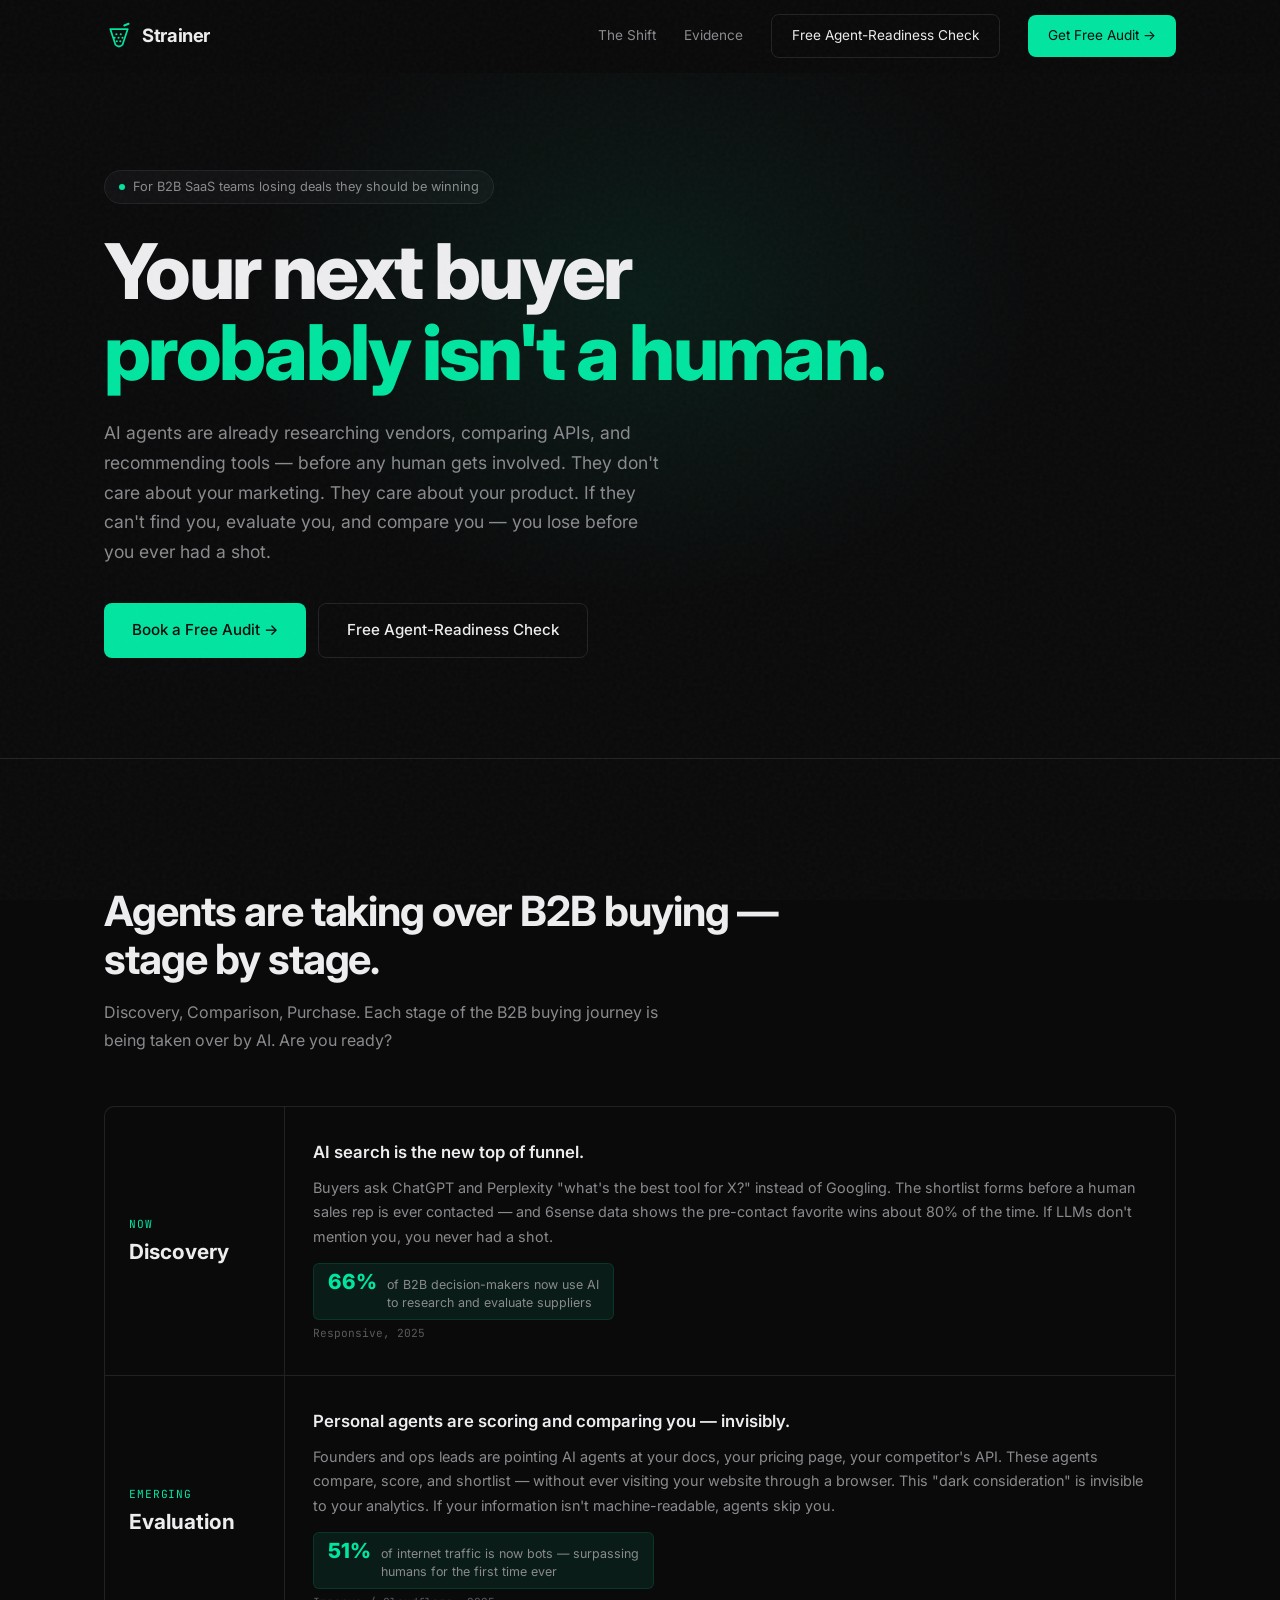
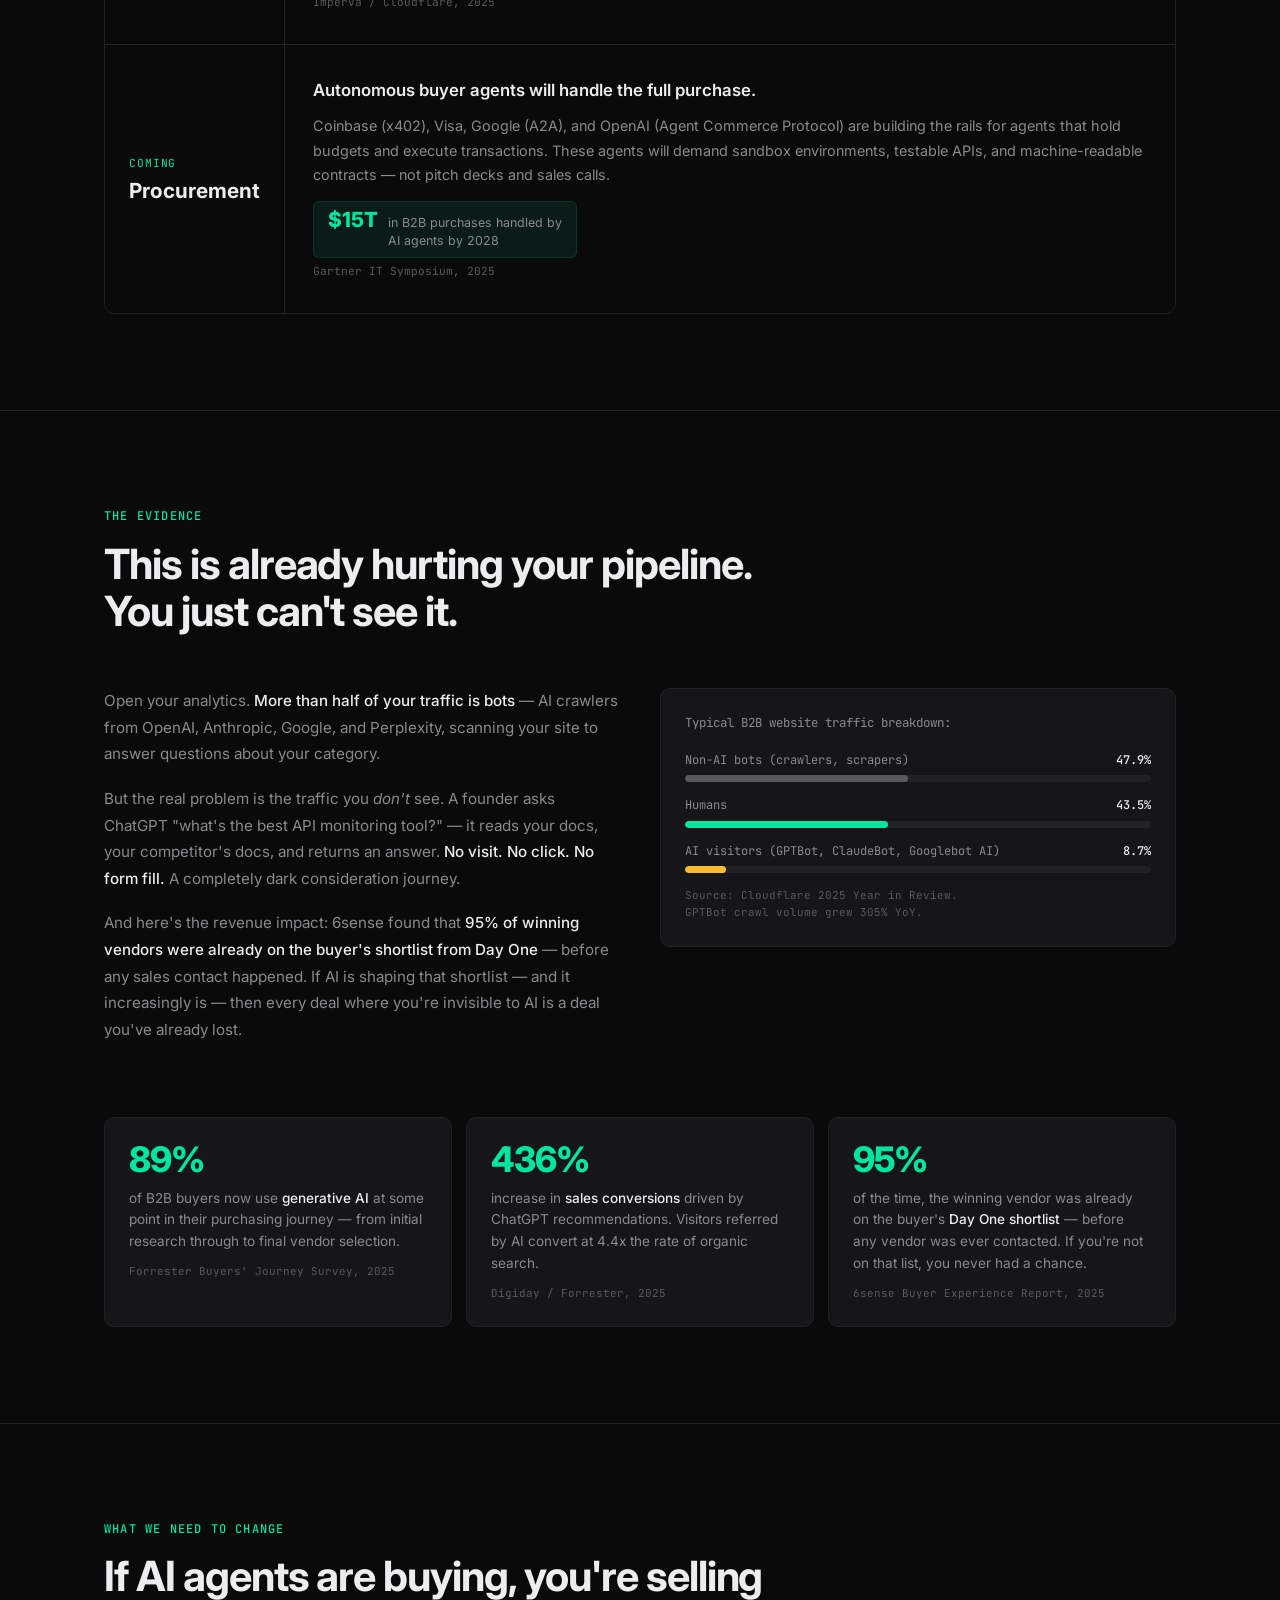
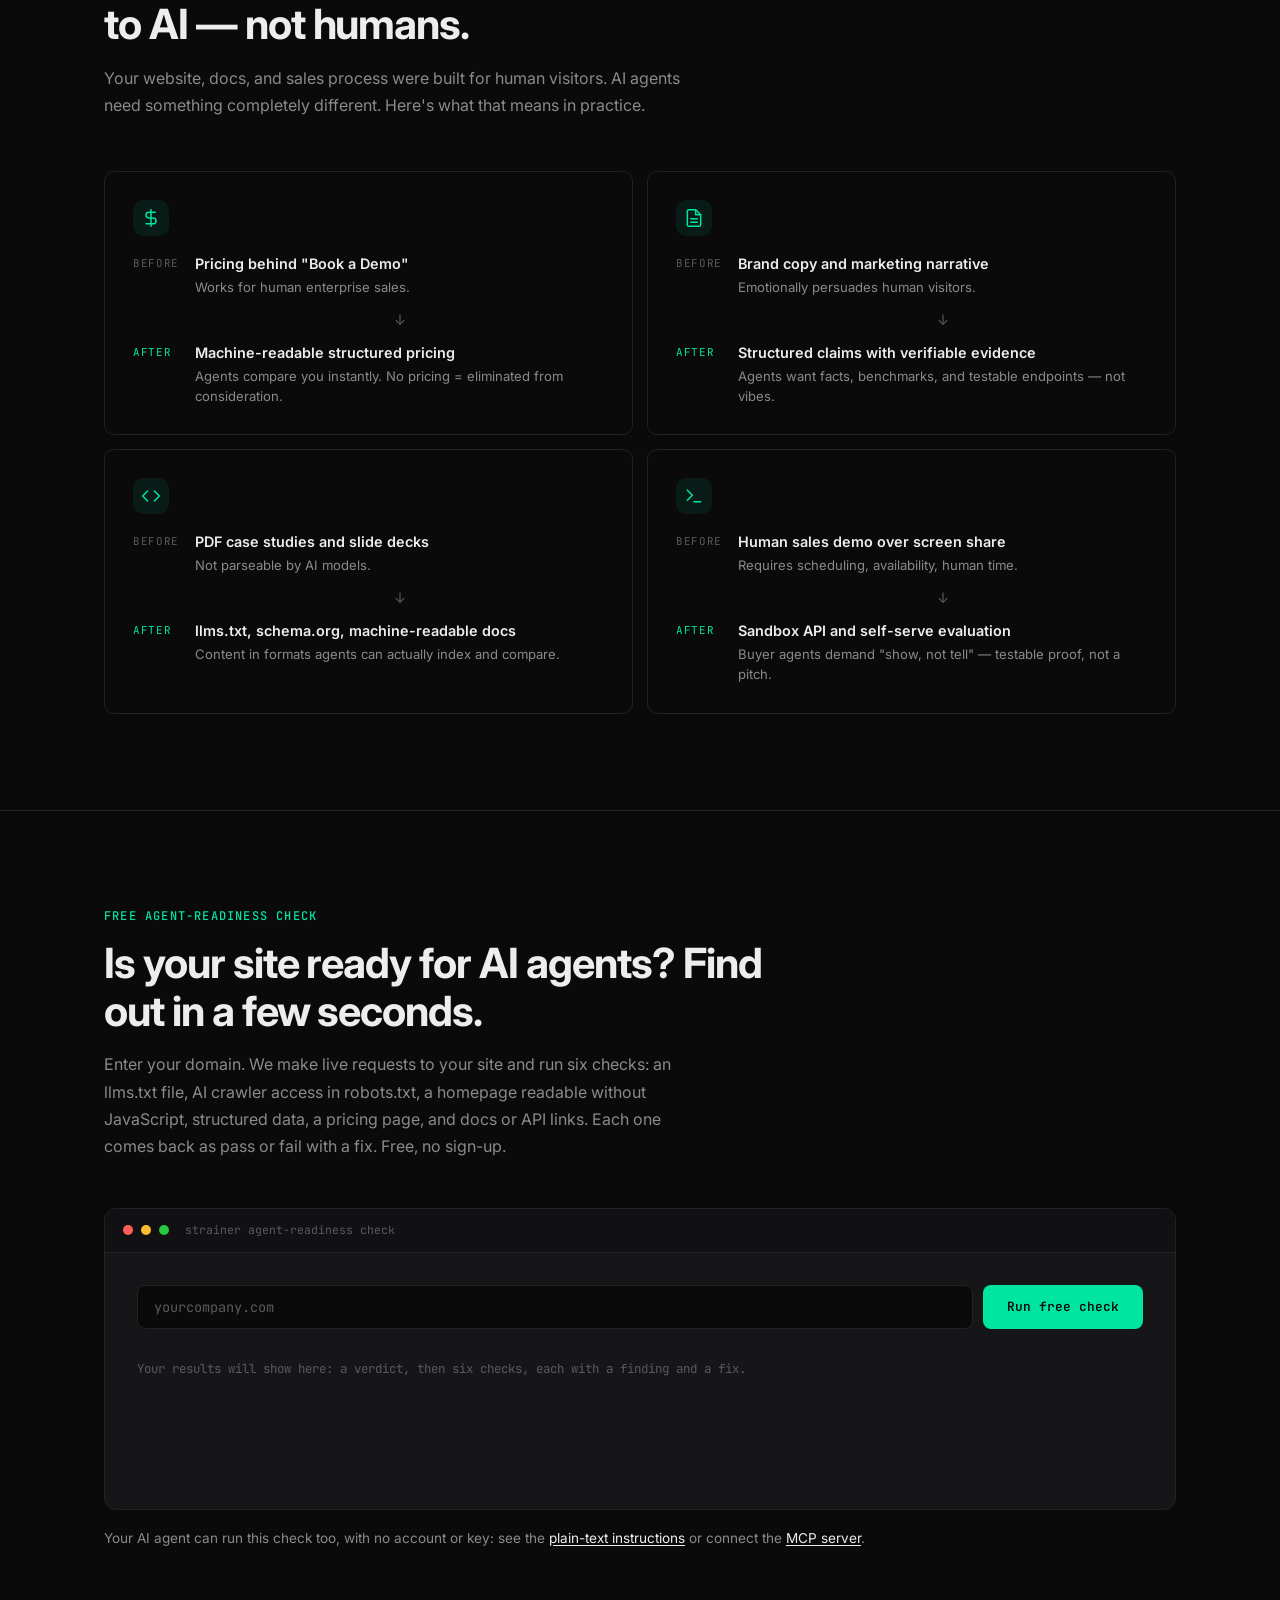
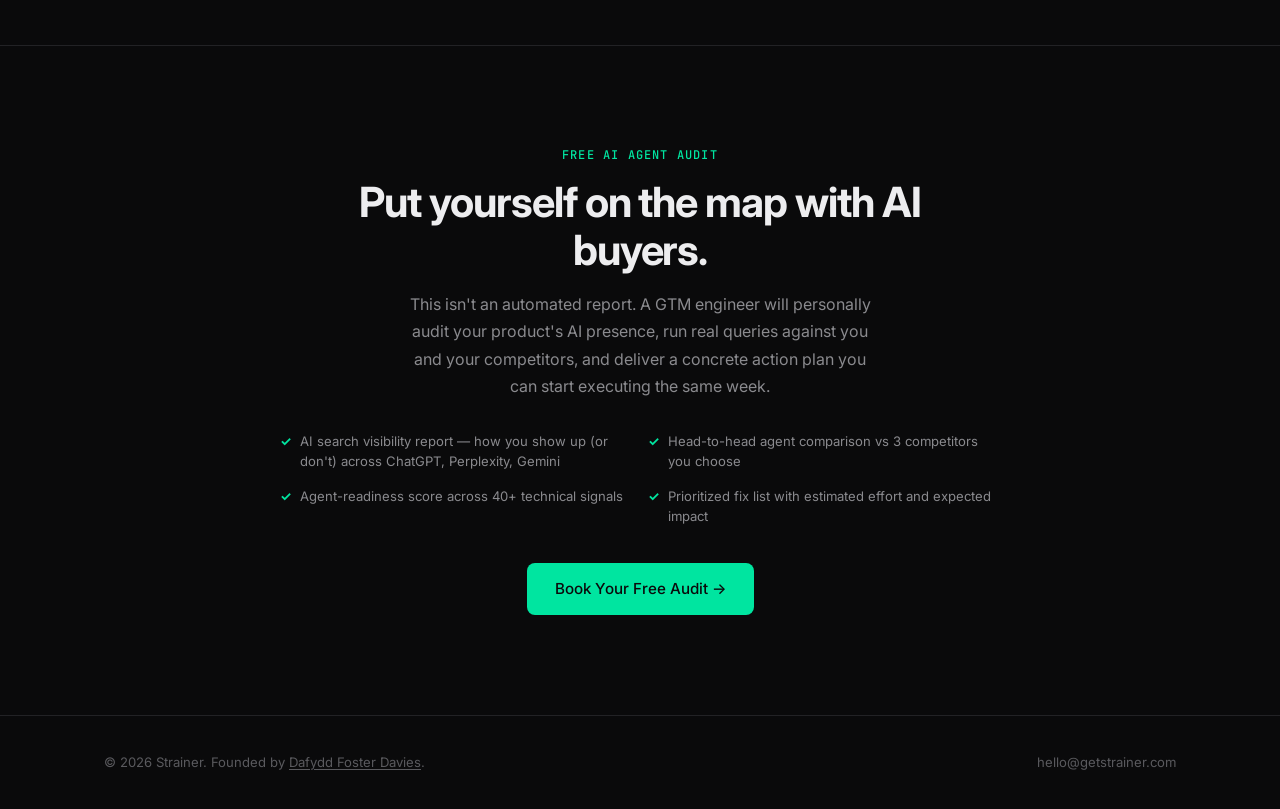
<file: index.html>
<!DOCTYPE html>
<html lang="en">
<head>
    <!-- Privacy-friendly analytics by Plausible -->
<script async src="https://plausible.io/js/pa-DnuSqwWzhwF2BRM_CK2Dx.js"></script>
<script>
  window.plausible=window.plausible||function(){(plausible.q=plausible.q||[]).push(arguments)},plausible.init=plausible.init||function(i){plausible.o=i||{}};
  plausible.init()
</script>
    <script>
    !function(t,e){var o,n,p,r;e.__SV||(window.posthog=e,e._i=[],e.init=function(i,s,a){function g(t,e){var o=e.split(".");2==o.length&&(t=t[o[0]],e=o[1]),t[e]=function(){t.push([e].concat(Array.prototype.slice.call(arguments,0)))}}(p=t.createElement("script")).type="text/javascript",p.crossOrigin="anonymous",p.async=!0,p.src=s.api_host.replace(".i.posthog.com","-assets.i.posthog.com")+"/static/array.js",(r=t.getElementsByTagName("script")[0]).parentNode.insertBefore(p,r);var u=e;for(void 0!==a?u=e[a]=[]:a="posthog",u.people=u.people||[],Object.defineProperty(u,"toString",{configurable:!0,enumerable:!0,writable:!0,value:function(t){var e="posthog";return"posthog"!==a&&(e+="."+a),t||(e+=" (stub)"),e}}),Object.defineProperty(u.people,"toString",{configurable:!0,enumerable:!0,writable:!0,value:function(){return u.toString(1)+".people (stub)"}}),o="init capture register register_once register_for_session unregister unregister_for_session getFeatureFlag getFeatureFlagResult isFeatureEnabled reloadFeatureFlags updateEarlyAccessFeatureEnrollment getEarlyAccessFeatures on onFeatureFlags onSessionId getSurveys getActiveMatchingSurveys renderSurvey canRenderSurvey getNextSurveyStep identify setPersonProperties group resetGroups setPersonPropertiesForFlags resetPersonPropertiesForFlags setGroupPropertiesForFlags resetGroupPropertiesForFlags reset get_distinct_id getGroups get_session_id get_session_replay_url alias set_config startSessionRecording stopSessionRecording sessionRecordingStarted captureException loadToolbar get_property getSessionProperty createPersonProfile opt_in_capturing opt_out_capturing has_opted_in_capturing has_opted_out_capturing clear_opt_in_out_capturing debug".split(" "),n=0;n<o.length;n++)g(u,o[n]);e._i.push([i,s,a])},e.__SV=1)}(document,window.posthog||[]);
    posthog.init('phc_pkNp2dKYGXVrR8oMJzH35f4et3xNSL5hraXMkuQHuBr5', {
        api_host: 'https://eu.i.posthog.com',
        defaults: '2026-05-30',
    })
</script>
    <meta charset="UTF-8">
    <meta name="viewport" content="width=device-width, initial-scale=1.0">
    <title>Strainer — Help B2B Companies Sell to AI Agents</title>
    <meta name="description" content="Your next buyer isn't human. AI agents are researching, evaluating, and choosing B2B vendors. Most companies are invisible to them. Strainer helps you fix that.">
    <meta property="og:title" content="Strainer — Your Next Buyer Isn't Human">
    <meta property="og:description" content="AI agents are choosing B2B vendors. Is yours invisible?">
    <meta property="og:type" content="website">
    <meta property="og:url" content="https://getstrainer.com">
    <link rel="canonical" href="https://getstrainer.com">
    <script type="application/ld+json">
    {
      "@context": "https://schema.org",
      "@graph": [
        {
          "@type": "Organization",
          "@id": "https://getstrainer.com/#organization",
          "name": "Strainer",
          "url": "https://getstrainer.com",
          "description": "Strainer helps B2B companies become discoverable, evaluable, and purchasable by AI agents.",
          "email": "hello@getstrainer.com",
          "foundingDate": "2026",
          "founder": {
            "@type": "Person",
            "@id": "https://dafyddfd.com/#dafydd",
            "name": "Dafydd Foster Davies",
            "alternateName": "DafyddFD",
            "jobTitle": "Founder",
            "url": "https://dafyddfd.com",
            "sameAs": ["https://x.com/dafyddfd", "https://github.com/DafyddFD"]
          }
        },
        {
          "@type": "WebSite",
          "@id": "https://getstrainer.com/#website",
          "url": "https://getstrainer.com",
          "name": "Strainer",
          "publisher": {
            "@id": "https://getstrainer.com/#organization"
          }
        }
      ]
    }
    </script>

    <link rel="preconnect" href="https://fonts.googleapis.com">
    <link rel="preconnect" href="https://fonts.gstatic.com" crossorigin>
    <link href="https://fonts.googleapis.com/css2?family=Inter:wght@300;400;500;600;700;800;900&family=JetBrains+Mono:wght@400;500;600&display=swap" rel="stylesheet">

    <style>
        *, *::before, *::after { margin: 0; padding: 0; box-sizing: border-box; }

        :root {
            --bg: #0a0a0b;
            --bg-elevated: #111113;
            --bg-card: #161618;
            --border: #222225;
            --border-hover: #333338;
            --text-primary: #ededef;
            --text-secondary: #8a8a8e;
            --text-tertiary: #5a5a5e;
            --accent: #00e5a0;
            --accent-dim: #00e5a020;
            --accent-mid: #00e5a040;
            --accent-glow: #00e5a015;
            --red: #ff5f57;
            --yellow: #febc2e;
            --green: #28c840;
            --font-body: 'Inter', -apple-system, BlinkMacSystemFont, sans-serif;
            --font-mono: 'JetBrains Mono', monospace;
        }

        html { scroll-behavior: smooth; -webkit-font-smoothing: antialiased; -moz-osx-font-smoothing: grayscale; }

        body {
            font-family: var(--font-body);
            background: var(--bg);
            color: var(--text-primary);
            line-height: 1.6;
            overflow-x: hidden;
            font-size: 15px;
        }

        body::before {
            content: '';
            position: fixed;
            top: 0; left: 0; width: 100%; height: 100%;
            background-image: url("data:image/svg+xml,%3Csvg viewBox='0 0 256 256' xmlns='http://www.w3.org/2000/svg'%3E%3Cfilter id='n'%3E%3CfeTurbulence type='fractalNoise' baseFrequency='0.9' numOctaves='4' stitchTiles='stitch'/%3E%3C/filter%3E%3Crect width='100%25' height='100%25' filter='url(%23n)' opacity='0.03'/%3E%3C/svg%3E");
            pointer-events: none;
            z-index: 9999;
        }

        a { color: inherit; text-decoration: none; }
        .container { max-width: 1120px; margin: 0 auto; padding: 0 24px; }

        /* NAV */
        nav {
            position: fixed; top: 0; left: 0; right: 0; z-index: 1000;
            padding: 14px 0;
            background: rgba(10, 10, 11, 0.85);
            backdrop-filter: blur(20px);
            -webkit-backdrop-filter: blur(20px);
            border-bottom: 1px solid transparent;
            transition: border-color 0.3s;
        }
        nav.scrolled { border-bottom-color: var(--border); }
        nav .container { display: flex; align-items: center; justify-content: space-between; }

        .logo {
            font-weight: 700; font-size: 1.15rem; letter-spacing: -0.02em;
            display: flex; align-items: center; gap: 8px;
        }
        .logo-mark {
            width: 30px; height: 30px;
            display: flex; align-items: center; justify-content: center;
        }
        .logo-mark svg { width: 28px; height: 28px; }

        .nav-links { display: flex; align-items: center; gap: 28px; }
        .nav-links a { font-size: 0.85rem; color: var(--text-secondary); transition: color 0.2s; font-weight: 400; }
        .nav-links a:hover { color: var(--text-primary); }

        .btn {
            display: inline-flex; align-items: center; gap: 8px; white-space: nowrap;
            padding: 10px 20px; border-radius: 8px;
            font-family: var(--font-body); font-size: 0.85rem; font-weight: 500;
            cursor: pointer; transition: all 0.2s; border: none;
        }
        .btn-primary { background: var(--accent); color: #0a0a0b; }
        .btn-primary:hover { background: #00ffb3; transform: translateY(-1px); box-shadow: 0 4px 24px var(--accent-dim); }
        .btn-ghost { background: transparent; color: var(--text-primary); border: 1px solid var(--border); }
        .btn-ghost:hover { border-color: var(--border-hover); background: var(--bg-elevated); }
        .btn-large { font-size: 0.95rem; padding: 14px 28px; }
        /* The nav link colour above would otherwise grey out the text on header buttons */
        .nav-links a.btn-primary, .nav-links a.btn-primary:hover { color: #0a0a0b; }
        .nav-links a.btn-ghost { color: var(--text-primary); }

        /* HERO */
        .hero { padding: 170px 0 100px; position: relative; }
        .hero::before {
            content: '';
            position: absolute; top: 0; left: 50%; transform: translateX(-50%);
            width: 800px; height: 600px;
            background: radial-gradient(ellipse, var(--accent-glow) 0%, transparent 70%);
            pointer-events: none;
        }
        .hero-badge {
            display: inline-flex; align-items: center; gap: 8px;
            padding: 6px 14px; border: 1px solid var(--border); border-radius: 100px;
            font-size: 0.8rem; color: var(--text-secondary);
            margin-bottom: 28px; background: var(--bg-elevated);
        }
        .hero-badge .dot { width: 6px; height: 6px; background: var(--accent); border-radius: 50%; animation: pulse 2s infinite; }
        @keyframes pulse { 0%, 100% { opacity: 1; } 50% { opacity: 0.4; } }

        .hero h1 {
            font-size: clamp(2.8rem, 6.5vw, 4.8rem);
            font-weight: 800; line-height: 1.05; letter-spacing: -0.035em;
            max-width: 820px; margin-bottom: 24px;
        }
        .hero h1 .accent { color: var(--accent); }
        .hero p {
            font-size: 1.1rem; color: var(--text-secondary); max-width: 560px;
            line-height: 1.7; margin-bottom: 36px; font-weight: 400;
        }
        .hero-ctas { display: flex; gap: 12px; flex-wrap: wrap; }

        /* SECTIONS */
        section { padding: 96px 0; }
        .section-label {
            font-family: var(--font-mono); font-size: 0.75rem; color: var(--accent);
            text-transform: uppercase; letter-spacing: 0.1em; margin-bottom: 14px; font-weight: 500;
        }
        .section-heading {
            font-size: clamp(1.8rem, 3.5vw, 2.6rem);
            font-weight: 700; line-height: 1.15; letter-spacing: -0.025em;
            margin-bottom: 16px; max-width: 700px;
        }
        .section-sub {
            font-size: 1rem; color: var(--text-secondary); max-width: 580px;
            line-height: 1.7; font-weight: 400;
        }

        /* HORIZONS */
        .shift { border-top: 1px solid var(--border); }
        .horizons { margin-top: 52px; display: flex; flex-direction: column; }
        .horizon {
            display: grid; grid-template-columns: 180px 1fr;
            border: 1px solid var(--border); border-bottom: none;
            background: var(--bg); transition: background 0.3s;
        }
        .horizon:last-child { border-bottom: 1px solid var(--border); }
        .horizon:first-child { border-radius: 10px 10px 0 0; }
        .horizon:last-child { border-radius: 0 0 10px 10px; }
        .horizon:hover { background: var(--bg-elevated); }
        .horizon-left {
            padding: 32px 24px; border-right: 1px solid var(--border);
            display: flex; flex-direction: column; justify-content: center;
        }
        .horizon-phase {
            font-family: var(--font-mono); font-size: 0.7rem; text-transform: uppercase;
            letter-spacing: 0.08em; color: var(--accent); margin-bottom: 6px;
        }
        .horizon-stage { font-size: 1.3rem; font-weight: 700; line-height: 1.2; }
        .horizon-right { padding: 32px 28px; }
        .horizon-right h3 { font-size: 1.05rem; font-weight: 600; margin-bottom: 10px; }
        .horizon-right p { font-size: 0.9rem; color: var(--text-secondary); line-height: 1.7; margin-bottom: 14px; }
        .horizon-stat {
            display: inline-flex; align-items: baseline; gap: 10px;
            padding: 8px 14px; background: var(--accent-glow); border: 1px solid var(--accent-dim); border-radius: 6px;
        }
        .horizon-stat .stat-number { font-size: 1.3rem; font-weight: 800; color: var(--accent); line-height: 1; }
        .horizon-stat .stat-label { font-size: 0.78rem; color: var(--text-secondary); line-height: 1.4; }
        .stat-source { font-size: 0.7rem; color: var(--text-tertiary); margin-top: 5px; font-family: var(--font-mono); }

        /* EVIDENCE */
        .evidence { border-top: 1px solid var(--border); }
        .evidence-grid {
            display: grid; grid-template-columns: 1fr 1fr; gap: 40px;
            margin-top: 52px; align-items: start;
        }
        .evidence-text p { font-size: 0.95rem; color: var(--text-secondary); line-height: 1.75; margin-bottom: 18px; }
        .evidence-text p strong { color: var(--text-primary); font-weight: 500; }
        .evidence-visual {
            background: var(--bg-card); border: 1px solid var(--border); border-radius: 10px;
            padding: 24px; font-family: var(--font-mono); font-size: 0.75rem;
        }
        .traffic-bar-label { display: flex; justify-content: space-between; margin-bottom: 5px; font-size: 0.75rem; font-family: var(--font-mono); }
        .traffic-bar-label span:first-child { color: var(--text-secondary); }
        .traffic-bar-label span:last-child { color: var(--text-primary); font-weight: 500; }
        .traffic-bar { height: 7px; background: var(--border); border-radius: 4px; overflow: hidden; margin-bottom: 14px; }
        .traffic-bar-fill { height: 100%; border-radius: 4px; }
        .traffic-bar-fill.grey { background: var(--text-tertiary); }
        .traffic-bar-fill.green { background: var(--accent); }
        .traffic-bar-fill.yellow { background: var(--yellow); }

        /* REVENUE IMPACT */
        .revenue-impact {
            margin-top: 56px;
            display: grid; grid-template-columns: repeat(3, 1fr); gap: 14px;
        }
        .revenue-card {
            background: var(--bg-card); border: 1px solid var(--border); border-radius: 10px;
            padding: 24px; transition: border-color 0.3s;
        }
        .revenue-card:hover { border-color: var(--border-hover); }
        .revenue-card .big-stat {
            font-size: 2.2rem; font-weight: 800; color: var(--accent);
            line-height: 1; margin-bottom: 10px; letter-spacing: -0.03em;
        }
        .revenue-card .stat-desc { font-size: 0.85rem; color: var(--text-secondary); line-height: 1.6; }
        .revenue-card .stat-desc strong { color: var(--text-primary); font-weight: 500; }
        .revenue-card .stat-src { font-size: 0.68rem; color: var(--text-tertiary); margin-top: 10px; font-family: var(--font-mono); }

        /* WHAT'S CHANGING */
        .what-changing { border-top: 1px solid var(--border); }
        .wc-grid { display: grid; grid-template-columns: 1fr 1fr; gap: 14px; margin-top: 52px; }
        .wc-card {
            padding: 28px; border: 1px solid var(--border); border-radius: 10px;
            background: var(--bg); transition: all 0.3s;
        }
        .wc-card:hover { border-color: var(--border-hover); background: var(--bg-elevated); }
        .wc-icon { margin-bottom: 16px; width: 36px; height: 36px; display: flex; align-items: center; justify-content: center; background: rgba(0,229,160,0.08); border-radius: 10px; }
        .wc-icon svg { width: 20px; height: 20px; stroke: var(--accent); fill: none; stroke-width: 1.8; stroke-linecap: round; stroke-linejoin: round; }
        .wc-row { display: flex; align-items: flex-start; gap: 12px; }
        .wc-state {
            min-width: 50px; font-family: var(--font-mono); font-size: 0.68rem;
            text-transform: uppercase; letter-spacing: 0.06em; padding-top: 3px;
        }
        .wc-state.before { color: var(--text-tertiary); }
        .wc-state.after { color: var(--accent); }
        .wc-content h4 { font-size: 0.9rem; font-weight: 600; margin-bottom: 3px; }
        .wc-content p { font-size: 0.82rem; color: var(--text-secondary); line-height: 1.5; }
        .wc-arrow { text-align: center; color: var(--text-tertiary); font-size: 0.9rem; margin: 10px 0; padding-left: 62px; }

        /* SOME THINGS NEVER CHANGE */
        .never-change { border-top: 1px solid var(--border); }
        .nc-grid {
            display: grid; grid-template-columns: 1fr 1fr; gap: 40px;
            margin-top: 52px; align-items: start;
        }
        .nc-points { display: flex; flex-direction: column; gap: 20px; }
        .nc-point { display: flex; gap: 14px; align-items: flex-start; }
        .nc-icon {
            width: 36px; height: 36px; min-width: 36px;
            background: var(--bg-card); border: 1px solid var(--border); border-radius: 8px;
            display: flex; align-items: center; justify-content: center;
            color: var(--accent); font-size: 1rem;
        }
        .nc-point h4 { font-size: 0.95rem; font-weight: 600; margin-bottom: 4px; }
        .nc-point p { font-size: 0.85rem; color: var(--text-secondary); line-height: 1.6; }
        .nc-thesis {
            background: var(--bg-card); border: 1px solid var(--border); border-radius: 10px; padding: 28px;
        }
        .nc-thesis h3 { font-size: 1.1rem; font-weight: 700; margin-bottom: 14px; }
        .nc-thesis p { font-size: 0.9rem; color: var(--text-secondary); line-height: 1.75; margin-bottom: 14px; }
        .nc-thesis p:last-child { margin-bottom: 0; }
        .nc-thesis .hl { color: var(--accent); font-weight: 500; }

        /* SCANNER */
        .scanner { border-top: 1px solid var(--border); }
        .scanner-box {
            margin-top: 48px; background: var(--bg-card);
            border: 1px solid var(--border); border-radius: 12px; overflow: hidden;
        }
        .scanner-header {
            display: flex; align-items: center; gap: 8px;
            padding: 12px 18px; border-bottom: 1px solid var(--border); background: var(--bg-elevated);
        }
        .scanner-dot { width: 10px; height: 10px; border-radius: 50%; }
        .scanner-dot:nth-child(1) { background: var(--red); }
        .scanner-dot:nth-child(2) { background: var(--yellow); }
        .scanner-dot:nth-child(3) { background: var(--green); }
        .scanner-title { margin-left: 8px; font-family: var(--font-mono); font-size: 0.72rem; color: var(--text-tertiary); }
        .scanner-body { padding: 32px; }
        .scanner-input-row { display: flex; gap: 10px; margin-bottom: 28px; }
        .scanner-input {
            flex: 1; padding: 12px 16px;
            background: var(--bg); border: 1px solid var(--border); border-radius: 8px;
            color: var(--text-primary); font-family: var(--font-mono); font-size: 0.85rem;
            outline: none; transition: border-color 0.2s;
        }
        .scanner-input:focus { border-color: var(--accent); }
        .scanner-input::placeholder { color: var(--text-tertiary); }
        .scan-btn {
            padding: 12px 24px; background: var(--accent); color: #0a0a0b; border: none;
            border-radius: 8px; font-family: var(--font-mono); font-size: 0.8rem; font-weight: 600;
            cursor: pointer; transition: all 0.2s; white-space: nowrap;
        }
        .scan-btn:hover { background: #00ffb3; }
        .scan-btn:disabled { opacity: 0.5; cursor: not-allowed; }
        .scanner-output {
            font-family: var(--font-mono); font-size: 0.78rem; line-height: 1.9;
            min-height: 260px; color: var(--text-tertiary);
        }
        .scanner-output .line { opacity: 0; transform: translateY(3px); animation: lineIn 0.25s forwards; }
        .scanner-output .cmd { color: var(--accent); }
        .scanner-output .warn { color: var(--yellow); }
        .scanner-output .err { color: var(--red); }
        .scanner-output .ok { color: var(--green); }
        .scanner-output .info { color: var(--text-secondary); }
        .scanner-output .agent-says {
            display: block; margin-top: 8px; padding: 14px 16px;
            background: var(--bg); border: 1px solid var(--border); border-radius: 6px;
            color: var(--text-secondary); font-size: 0.78rem; line-height: 1.7; white-space: pre-wrap;
        }
        .scanner-output .agent-says em { color: var(--red); font-style: normal; font-weight: 500; }
        @keyframes lineIn { to { opacity: 1; transform: translateY(0); } }

        .scanner-cta {
            margin-top: 20px; padding: 18px 20px;
            background: var(--accent-glow); border: 1px solid var(--accent-dim); border-radius: 8px;
            display: none; align-items: center; justify-content: space-between; gap: 16px;
        }
        .scanner-cta.visible { display: flex; }
        .scanner-cta .btn { flex-shrink: 0; }
        #check-output { min-height: 120px; }
        .scanner-output .fix { display: block; padding-left: 1.6em; color: var(--text-secondary); }
        .scanner-output .gap { margin-top: 10px; }
        .scanner-note { margin-top: 18px; font-size: 0.85rem; color: var(--text-secondary); }
        .scanner-note a { color: var(--text-primary); text-decoration: underline; text-underline-offset: 2px; }
        .scanner-cta p { font-size: 0.9rem; color: var(--text-primary); }
        .scanner-cta p span { color: var(--text-secondary); font-size: 0.82rem; display: block; margin-top: 3px; }

        /* FINAL CTA */
        .final-cta { border-top: 1px solid var(--border); text-align: center; padding: 100px 0; }
        .final-cta .section-heading { max-width: 600px; margin: 0 auto 16px; }
        .final-cta .section-sub { max-width: 480px; margin: 0 auto 32px; }
        .audit-features { display: grid; grid-template-columns: 1fr 1fr; gap: 16px; margin-bottom: 36px; max-width: 720px; margin-left: auto; margin-right: auto; text-align: left; }
        .audit-feature { display: flex; align-items: flex-start; gap: 8px; font-size: 0.82rem; color: var(--text-secondary); line-height: 1.5; }
        .audit-feature .check { color: var(--accent); font-weight: 700; }

        /* FOOTER */
        footer { border-top: 1px solid var(--border); padding: 36px 0; }
        footer .container { display: flex; justify-content: space-between; align-items: center; }
        .footer-left { font-size: 0.82rem; color: var(--text-tertiary); }
        .footer-links { display: flex; gap: 20px; }
        .footer-left a { color: inherit; text-decoration: underline; text-underline-offset: 2px; }
        .footer-links a { font-size: 0.82rem; color: var(--text-tertiary); transition: color 0.2s; }
        .footer-links a:hover { color: var(--text-secondary); }

        .reveal { opacity: 0; transform: translateY(20px); transition: opacity 0.5s ease, transform 0.5s ease; }
        .reveal.visible { opacity: 1; transform: translateY(0); }

        .mobile-menu-btn {
            display: none; background: none; border: none;
            color: var(--text-primary); font-size: 1.3rem; cursor: pointer; padding: 4px;
        }

        @media (max-width: 900px) {
            .horizon { grid-template-columns: 1fr; }
            .horizon-left { border-right: none; border-bottom: 1px solid var(--border); padding: 20px 24px; }
            .horizon-right { padding: 24px; }
            .evidence-grid, .nc-grid { grid-template-columns: 1fr; gap: 28px; }
            .wc-grid { grid-template-columns: 1fr; }
            .revenue-impact { grid-template-columns: 1fr; }
        }

        /* Between phone and desktop widths the two text links make room for the two header buttons */
        @media (min-width: 641px) and (max-width: 860px) {
            .nav-links a:not(.btn) { display: none; }
        }

        @media (max-width: 640px) {
            .hero { padding: 130px 0 72px; }
            .hero h1 { font-size: 2.3rem; }
            .nav-links { display: none; }
            .nav-links.open {
                display: flex; flex-direction: column;
                position: absolute; top: 100%; left: 0; right: 0;
                background: var(--bg); border-bottom: 1px solid var(--border);
                padding: 20px; gap: 16px;
            }
            .mobile-menu-btn { display: block; }
            .scanner-input-row { flex-direction: column; }
            .scanner-cta { flex-direction: column; text-align: center; }
            .hero-ctas { flex-direction: column; }
            .hero-ctas .btn { text-align: center; justify-content: center; }
            footer .container { flex-direction: column; gap: 14px; text-align: center; }
            section { padding: 64px 0; }
            .scanner-body { padding: 20px; }
            .audit-features { grid-template-columns: 1fr; gap: 12px; }
        }
    </style>
    <!-- RB2B visitor identification -->
    <script>!function(key) {if (window.reb2b) return;window.reb2b = {loaded: true};var s = document.createElement("script");s.async = true;s.src = "https://ddwl4m2hdecbv.cloudfront.net/b/" + key + "/" + key + ".js.gz";document.getElementsByTagName("script")[0].parentNode.insertBefore(s, document.getElementsByTagName("script")[0]);}("1N5W0HJ1PKO5");</script>
</head>
<body>

    <!-- NAV -->
    <nav id="nav">
        <div class="container">
            <a href="/" class="logo">
                <div class="logo-mark">
                    <svg viewBox="0 0 32 32" fill="none" xmlns="http://www.w3.org/2000/svg">
                        <!-- Handle -->
                        <path d="M22 4 L27 2" stroke="#00e5a0" stroke-width="2.2" stroke-linecap="round"/>
                        <!-- Bowl outline -->
                        <path d="M6 8 L26 8 L20 26 Q16 30 12 26 Z" stroke="#00e5a0" stroke-width="2" fill="none" stroke-linejoin="round"/>
                        <!-- Holes -->
                        <circle cx="13" cy="14" r="1.2" fill="#00e5a0"/>
                        <circle cx="18" cy="14" r="1.2" fill="#00e5a0"/>
                        <circle cx="15.5" cy="18" r="1.2" fill="#00e5a0"/>
                        <circle cx="11" cy="18" r="1.2" fill="#00e5a0"/>
                        <circle cx="20" cy="18" r="1.2" fill="#00e5a0"/>
                        <circle cx="13.5" cy="22" r="1.2" fill="#00e5a0"/>
                        <circle cx="17.5" cy="22" r="1.2" fill="#00e5a0"/>
                    </svg>
                </div>
                Strainer
            </a>
            <button class="mobile-menu-btn" onclick="document.querySelector('.nav-links').classList.toggle('open')" aria-label="Menu">&#9776;</button>
            <div class="nav-links">
                <a href="#shift">The Shift</a>
                <a href="#evidence">Evidence</a>
                <a href="#check" class="btn btn-ghost">Free Agent-Readiness Check</a>
                <a href="https://calendly.com/dafydd-getstrainer/30min" target="_blank" class="btn btn-primary">Get Free Audit →</a>
            </div>
        </div>
    </nav>

    <!-- HERO -->
    <section class="hero">
        <div class="container">
            <div class="hero-badge">
                <span class="dot"></span>
                For B2B SaaS teams losing deals they should be winning
            </div>
            <h1 class="reveal">Your next buyer<br><span class="accent">probably isn't a human.</span></h1>
            <p class="reveal">AI agents are already researching vendors, comparing APIs, and recommending tools — before any human gets involved. They don't care about your marketing. They care about your product. If they can't find you, evaluate you, and compare you — you lose before you ever had a shot.</p>
            <div class="hero-ctas reveal">
                <a href="https://calendly.com/dafydd-getstrainer/30min" target="_blank" class="btn btn-primary btn-large">Book a Free Audit →</a>
                <a href="#check" class="btn btn-ghost btn-large">Free Agent-Readiness Check</a>
            </div>
        </div>
    </section>

    <!-- THE SHIFT -->
    <section class="shift" id="shift">
        <div class="container">
            <div class="section-label reveal">The Shift</div>
            <h2 class="section-heading reveal">Agents are taking over B2B buying — stage by stage.</h2>
            <p class="section-sub reveal">Discovery, Comparison, Purchase. Each stage of the B2B buying journey is being taken over by AI. Are you ready?</p>

            <div class="horizons">
                <div class="horizon reveal">
                    <div class="horizon-left">
                        <div class="horizon-phase">Now</div>
                        <div class="horizon-stage">Discovery</div>
                    </div>
                    <div class="horizon-right">
                        <h3>AI search is the new top of funnel.</h3>
                        <p>Buyers ask ChatGPT and Perplexity "what's the best tool for X?" instead of Googling. The shortlist forms before a human sales rep is ever contacted — and 6sense data shows the pre-contact favorite wins about 80% of the time. If LLMs don't mention you, you never had a shot.</p>
                        <div class="horizon-stat">
                            <span class="stat-number">66%</span>
                            <span class="stat-label">of B2B decision-makers now use AI<br>to research and evaluate suppliers</span>
                        </div>
                        <div class="stat-source">Responsive, 2025</div>
                    </div>
                </div>

                <div class="horizon reveal">
                    <div class="horizon-left">
                        <div class="horizon-phase">Emerging</div>
                        <div class="horizon-stage">Evaluation</div>
                    </div>
                    <div class="horizon-right">
                        <h3>Personal agents are scoring and comparing you — invisibly.</h3>
                        <p>Founders and ops leads are pointing AI agents at your docs, your pricing page, your competitor's API. These agents compare, score, and shortlist — without ever visiting your website through a browser. This "dark consideration" is invisible to your analytics. If your information isn't machine-readable, agents skip you.</p>
                        <div class="horizon-stat">
                            <span class="stat-number">51%</span>
                            <span class="stat-label">of internet traffic is now bots — surpassing<br>humans for the first time ever</span>
                        </div>
                        <div class="stat-source">Imperva / Cloudflare, 2025</div>
                    </div>
                </div>

                <div class="horizon reveal">
                    <div class="horizon-left">
                        <div class="horizon-phase">Coming</div>
                        <div class="horizon-stage">Procurement</div>
                    </div>
                    <div class="horizon-right">
                        <h3>Autonomous buyer agents will handle the full purchase.</h3>
                        <p>Coinbase (x402), Visa, Google (A2A), and OpenAI (Agent Commerce Protocol) are building the rails for agents that hold budgets and execute transactions. These agents will demand sandbox environments, testable APIs, and machine-readable contracts — not pitch decks and sales calls.</p>
                        <div class="horizon-stat">
                            <span class="stat-number">$15T</span>
                            <span class="stat-label">in B2B purchases handled by<br>AI agents by 2028</span>
                        </div>
                        <div class="stat-source">Gartner IT Symposium, 2025</div>
                    </div>
                </div>
            </div>
        </div>
    </section>

    <!-- EVIDENCE -->
    <section class="evidence" id="evidence">
        <div class="container">
            <div class="section-label reveal">The Evidence</div>
            <h2 class="section-heading reveal">This is already hurting your pipeline. You just can't see it.</h2>

            <div class="evidence-grid">
                <div class="evidence-text reveal">
                    <p>Open your analytics. <strong>More than half of your traffic is bots</strong> — AI crawlers from OpenAI, Anthropic, Google, and Perplexity, scanning your site to answer questions about your category.</p>
                    <p>But the real problem is the traffic you <em>don't</em> see. A founder asks ChatGPT "what's the best API monitoring tool?" — it reads your docs, your competitor's docs, and returns an answer. <strong>No visit. No click. No form fill.</strong> A completely dark consideration journey.</p>
                    <p>And here's the revenue impact: 6sense found that <strong>95% of winning vendors were already on the buyer's shortlist from Day One</strong> — before any sales contact happened. If AI is shaping that shortlist — and it increasingly is — then every deal where you're invisible to AI is a deal you've already lost.</p>
                </div>
                <div class="evidence-visual reveal">
                    <div style="color: var(--text-secondary); margin-bottom: 18px; font-size: 0.78rem;">Typical B2B website traffic breakdown:</div>
                    <div class="traffic-bar-container">
                        <div class="traffic-bar-label"><span>Non-AI bots (crawlers, scrapers)</span><span>47.9%</span></div>
                        <div class="traffic-bar"><div class="traffic-bar-fill grey" style="width: 47.9%"></div></div>
                        <div class="traffic-bar-label"><span>Humans</span><span>43.5%</span></div>
                        <div class="traffic-bar"><div class="traffic-bar-fill green" style="width: 43.5%"></div></div>
                        <div class="traffic-bar-label"><span>AI visitors (GPTBot, ClaudeBot, Googlebot AI)</span><span>8.7%</span></div>
                        <div class="traffic-bar"><div class="traffic-bar-fill yellow" style="width: 8.7%"></div></div>
                    </div>
                    <div style="color: var(--text-tertiary); font-size: 0.68rem; margin-top: 14px; line-height: 1.6;">
                        Source: Cloudflare 2025 Year in Review.<br>
                        GPTBot crawl volume grew 305% YoY.
                    </div>
                </div>
            </div>

            <!-- Revenue Impact Cards -->
            <div class="revenue-impact">
                <div class="revenue-card reveal">
                    <div class="big-stat">89%</div>
                    <div class="stat-desc">of B2B buyers now use <strong>generative AI</strong> at some point in their purchasing journey — from initial research through to final vendor selection.</div>
                    <div class="stat-src">Forrester Buyers' Journey Survey, 2025</div>
                </div>
                <div class="revenue-card reveal">
                    <div class="big-stat">436%</div>
                    <div class="stat-desc">increase in <strong>sales conversions</strong> driven by ChatGPT recommendations. Visitors referred by AI convert at 4.4x the rate of organic search.</div>
                    <div class="stat-src">Digiday / Forrester, 2025</div>
                </div>
                <div class="revenue-card reveal">
                    <div class="big-stat">95%</div>
                    <div class="stat-desc">of the time, the winning vendor was already on the buyer's <strong>Day One shortlist</strong> — before any vendor was ever contacted. If you're not on that list, you never had a chance.</div>
                    <div class="stat-src">6sense Buyer Experience Report, 2025</div>
                </div>
            </div>
        </div>
    </section>

    <!-- WHAT NEEDS TO CHANGE -->
    <section class="what-changing" id="changing">
        <div class="container">
            <div class="section-label reveal">What We Need to Change</div>
            <h2 class="section-heading reveal">If AI agents are buying, you're selling to AI — not humans.</h2>
            <p class="section-sub reveal">Your website, docs, and sales process were built for human visitors. AI agents need something completely different. Here's what that means in practice.</p>

            <div class="wc-grid">
                <div class="wc-card reveal">
                    <div class="wc-icon"><svg viewBox="0 0 24 24"><path d="M12 2v20M17 5H9.5a3.5 3.5 0 0 0 0 7h5a3.5 3.5 0 0 1 0 7H6"/></svg></div>
                    <div class="wc-row">
                        <div class="wc-state before">Before</div>
                        <div class="wc-content">
                            <h4>Pricing behind "Book a Demo"</h4>
                            <p>Works for human enterprise sales.</p>
                        </div>
                    </div>
                    <div class="wc-arrow">↓</div>
                    <div class="wc-row">
                        <div class="wc-state after">After</div>
                        <div class="wc-content">
                            <h4>Machine-readable structured pricing</h4>
                            <p>Agents compare you instantly. No pricing = eliminated from consideration.</p>
                        </div>
                    </div>
                </div>

                <div class="wc-card reveal">
                    <div class="wc-icon"><svg viewBox="0 0 24 24"><path d="M14 2H6a2 2 0 0 0-2 2v16a2 2 0 0 0 2 2h12a2 2 0 0 0 2-2V8z"/><polyline points="14 2 14 8 20 8"/><line x1="16" y1="13" x2="8" y2="13"/><line x1="16" y1="17" x2="8" y2="17"/></svg></div>
                    <div class="wc-row">
                        <div class="wc-state before">Before</div>
                        <div class="wc-content">
                            <h4>Brand copy and marketing narrative</h4>
                            <p>Emotionally persuades human visitors.</p>
                        </div>
                    </div>
                    <div class="wc-arrow">↓</div>
                    <div class="wc-row">
                        <div class="wc-state after">After</div>
                        <div class="wc-content">
                            <h4>Structured claims with verifiable evidence</h4>
                            <p>Agents want facts, benchmarks, and testable endpoints — not vibes.</p>
                        </div>
                    </div>
                </div>

                <div class="wc-card reveal">
                    <div class="wc-icon"><svg viewBox="0 0 24 24"><polyline points="16 18 22 12 16 6"/><polyline points="8 6 2 12 8 18"/></svg></div>
                    <div class="wc-row">
                        <div class="wc-state before">Before</div>
                        <div class="wc-content">
                            <h4>PDF case studies and slide decks</h4>
                            <p>Not parseable by AI models.</p>
                        </div>
                    </div>
                    <div class="wc-arrow">↓</div>
                    <div class="wc-row">
                        <div class="wc-state after">After</div>
                        <div class="wc-content">
                            <h4>llms.txt, schema.org, machine-readable docs</h4>
                            <p>Content in formats agents can actually index and compare.</p>
                        </div>
                    </div>
                </div>

                <div class="wc-card reveal">
                    <div class="wc-icon"><svg viewBox="0 0 24 24"><polyline points="4 17 10 11 4 5"/><line x1="12" y1="19" x2="20" y2="19"/></svg></div>
                    <div class="wc-row">
                        <div class="wc-state before">Before</div>
                        <div class="wc-content">
                            <h4>Human sales demo over screen share</h4>
                            <p>Requires scheduling, availability, human time.</p>
                        </div>
                    </div>
                    <div class="wc-arrow">↓</div>
                    <div class="wc-row">
                        <div class="wc-state after">After</div>
                        <div class="wc-content">
                            <h4>Sandbox API and self-serve evaluation</h4>
                            <p>Buyer agents demand "show, not tell" — testable proof, not a pitch.</p>
                        </div>
                    </div>
                </div>
            </div>
        </div>
    </section>

    <!-- FREE AGENT-READINESS CHECK: runs the same free check agents use at /check, /api/check and /mcp -->
    <section class="scanner" id="check">
        <div class="container">
            <div class="section-label reveal">Free Agent-Readiness Check</div>
            <h2 class="section-heading reveal">Is your site ready for AI agents? Find out in a few seconds.</h2>
            <p class="section-sub reveal">Enter your domain. We make live requests to your site and run six checks: an llms.txt file, AI crawler access in robots.txt, a homepage readable without JavaScript, structured data, a pricing page, and docs or API links. Each one comes back as pass or fail with a fix. Free, no sign-up.</p>

            <div class="scanner-box reveal">
                <div class="scanner-header">
                    <span class="scanner-dot"></span><span class="scanner-dot"></span><span class="scanner-dot"></span>
                    <span class="scanner-title">strainer agent-readiness check</span>
                </div>
                <div class="scanner-body">
                    <form class="scanner-input-row" id="check-form">
                        <input class="scanner-input" id="check-input" type="text" inputmode="url" autocomplete="url" autocapitalize="none" spellcheck="false" placeholder="yourcompany.com" aria-label="Website to check" required>
                        <button class="scan-btn" id="check-btn" type="submit">Run free check</button>
                    </form>
                    <div class="scanner-output" id="check-output" aria-live="polite">
                        <div>Your results will show here: a verdict, then six checks, each with a finding and a fix.</div>
                    </div>
                    <div class="scanner-cta" id="check-cta">
                        <p>This check covers the technical basics only.<span>The free audit looks at how ChatGPT, Perplexity and Gemini answer when buyers ask about you and your competitors.</span></p>
                        <a href="https://calendly.com/dafydd-getstrainer/30min" target="_blank" class="btn btn-primary">Book a Free Audit →</a>
                    </div>
                </div>
            </div>
            <p class="scanner-note reveal">Your AI agent can run this check too, with no account or key: see the <a href="/check">plain-text instructions</a> or connect the <a href="/mcp">MCP server</a>.</p>
        </div>
    </section>

    <!-- FINAL CTA -->
    <section class="final-cta">
        <div class="container">
            <div class="section-label reveal">Free AI Agent Audit</div>
            <h2 class="section-heading reveal">Put yourself on the map with AI buyers.</h2>
            <p class="section-sub reveal">This isn't an automated report. A GTM engineer will personally audit your product's AI presence, run real queries against you and your competitors, and deliver a concrete action plan you can start executing the same week.</p>

            <div class="audit-features reveal">
                <div class="audit-feature"><span class="check">✓</span> AI search visibility report — how you show up (or don't) across ChatGPT, Perplexity, Gemini</div>
                <div class="audit-feature"><span class="check">✓</span> Head-to-head agent comparison vs 3 competitors you choose</div>
                <div class="audit-feature"><span class="check">✓</span> Agent-readiness score across 40+ technical signals</div>
                <div class="audit-feature"><span class="check">✓</span> Prioritized fix list with estimated effort and expected impact</div>
            </div>

            <a href="https://calendly.com/dafydd-getstrainer/30min" target="_blank" class="btn btn-primary btn-large reveal">Book Your Free Audit →</a>
        </div>
    </section>

    <!-- FOOTER -->
    <footer>
        <div class="container">
            <div class="footer-left">&copy; 2026 Strainer. Founded by <a href="https://dafyddfd.com" rel="author">Dafydd Foster Davies</a>.</div>
            <div class="footer-links">
                <a href="mailto:hello@getstrainer.com">hello@getstrainer.com</a>
            </div>
        </div>
    </footer>

    <script>
        // Nav
        const nav = document.getElementById('nav');
        window.addEventListener('scroll', () => nav.classList.toggle('scrolled', window.scrollY > 20));
        // On phones, close the open menu once a link in it is tapped
        document.querySelectorAll('.nav-links a').forEach(a => a.addEventListener('click', () => document.querySelector('.nav-links').classList.remove('open')));

        // Reveal
        const obs = new IntersectionObserver((entries) => {
            entries.forEach(e => { if (e.isIntersecting) e.target.classList.add('visible'); });
        }, { threshold: 0.08, rootMargin: '0px 0px -30px 0px' });
        document.querySelectorAll('.reveal').forEach(el => obs.observe(el));
        setTimeout(() => document.querySelectorAll('.hero .reveal').forEach(el => el.classList.add('visible')), 80);

        // Free agent-readiness check. Calls the same free API that agents use (/api/check).
        // Results are written with textContent only: findings quote text from other people's sites.
        const checkForm = document.getElementById('check-form');
        const checkInput = document.getElementById('check-input');
        const checkBtn = document.getElementById('check-btn');
        const checkOut = document.getElementById('check-output');
        const checkCta = document.getElementById('check-cta');
        let checkLines = 0;

        function checkLine(text, cls) {
            const el = document.createElement('div');
            el.className = 'line' + (cls ? ' ' + cls : '');
            el.style.animationDelay = (checkLines++ * 60) + 'ms';
            el.textContent = text;
            checkOut.appendChild(el);
        }

        function checkStart(domain) {
            checkOut.replaceChildren();
            checkLines = 0;
            checkLine('$ check ' + domain, 'cmd');
        }

        function checkRender(report) {
            const verdictClass = { 'Ready': 'ok', 'Partly ready': 'warn', 'Not ready': 'err', 'Could not check': 'warn' };
            const status = { pass: ['PASS', 'ok'], fail: ['FAIL', 'err'], unknown: ['UNKNOWN', 'warn'] };
            checkStart(report.url);
            checkLine('Verdict: ' + report.verdict + ' (' + report.passed + ' of ' + report.total + ' checks passed)', (verdictClass[report.verdict] || 'info') + ' gap');
            report.checks.forEach((check) => {
                const [label, cls] = status[check.status] || status.unknown;
                checkLine(label + '  ' + check.title, cls + ' gap');
                checkLine(check.finding, 'fix');
                if (check.fix) checkLine('Fix: ' + check.fix, 'fix');
            });
            checkLine('Based on live requests to the site just now.', 'info gap');
            checkCta.classList.add('visible');
        }

        checkForm.addEventListener('submit', async (event) => {
            event.preventDefault();
            const domain = checkInput.value.trim();
            if (!domain) return;
            checkBtn.disabled = true;
            checkBtn.textContent = 'Checking...';
            checkCta.classList.remove('visible');
            checkStart(domain);
            checkLine('Making live requests to the site. This takes a few seconds.', 'info');
            let verdict = 'error';
            try {
                const response = await fetch('/api/check?url=' + encodeURIComponent(domain), { headers: { Accept: 'application/json' } });
                const data = await response.json();
                if (response.ok && data.kind === 'agent_readiness') {
                    checkRender(data);
                    verdict = data.verdict;
                } else {
                    checkStart(domain);
                    checkLine(data.message || 'The check failed. Try again.', 'err gap');
                }
            } catch (error) {
                checkStart(domain);
                checkLine('The check could not be reached. Try again in a minute.', 'err gap');
            } finally {
                checkBtn.disabled = false;
                checkBtn.textContent = 'Run free check';
            }
            // Count runs in the analytics already on this page. The domain itself is not sent to them.
            try {
                if (window.plausible) plausible('Readiness check', { props: { verdict } });
                if (window.posthog) posthog.capture('readiness_check', { verdict });
            } catch (error) {}
        });

    </script>
</body>
</html>
</file>
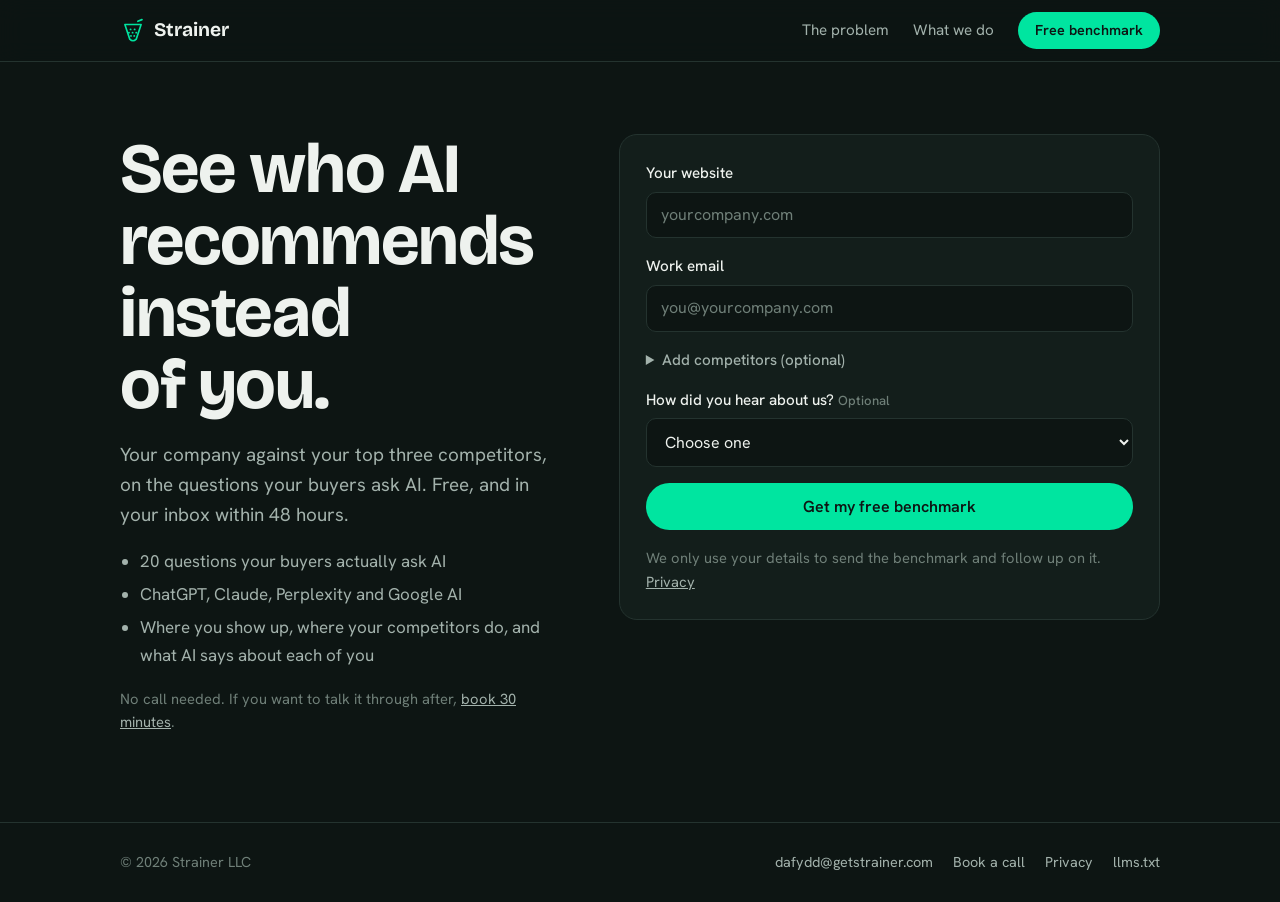
<file: benchmark.html>
<!DOCTYPE html>
<html lang="en">
<head>
<meta charset="UTF-8">
<meta name="viewport" content="width=device-width, initial-scale=1.0, viewport-fit=cover">
<!-- Privacy-friendly analytics by Plausible -->
<script async src="https://plausible.io/js/pa-DnuSqwWzhwF2BRM_CK2Dx.js"></script>
<script>
  window.plausible=window.plausible||function(){(plausible.q=plausible.q||[]).push(arguments)},plausible.init=plausible.init||function(i){plausible.o=i||{}};
  plausible.init()
</script>
<script>
!function(t,e){var o,n,p,r;e.__SV||(window.posthog=e,e._i=[],e.init=function(i,s,a){function g(t,e){var o=e.split(".");2==o.length&&(t=t[o[0]],e=o[1]),t[e]=function(){t.push([e].concat(Array.prototype.slice.call(arguments,0)))}}(p=t.createElement("script")).type="text/javascript",p.crossOrigin="anonymous",p.async=!0,p.src=s.api_host.replace(".i.posthog.com","-assets.i.posthog.com")+"/static/array.js",(r=t.getElementsByTagName("script")[0]).parentNode.insertBefore(p,r);var u=e;for(void 0!==a?u=e[a]=[]:a="posthog",u.people=u.people||[],Object.defineProperty(u,"toString",{configurable:!0,enumerable:!0,writable:!0,value:function(t){var e="posthog";return"posthog"!==a&&(e+="."+a),t||(e+=" (stub)"),e}}),Object.defineProperty(u.people,"toString",{configurable:!0,enumerable:!0,writable:!0,value:function(){return u.toString(1)+".people (stub)"}}),o="init capture register register_once register_for_session unregister unregister_for_session getFeatureFlag getFeatureFlagResult isFeatureEnabled reloadFeatureFlags updateEarlyAccessFeatureEnrollment getEarlyAccessFeatures on onFeatureFlags onSessionId getSurveys getActiveMatchingSurveys renderSurvey canRenderSurvey getNextSurveyStep identify setPersonProperties group resetGroups setPersonPropertiesForFlags resetPersonPropertiesForFlags setGroupPropertiesForFlags resetGroupPropertiesForFlags reset get_distinct_id getGroups get_session_id get_session_replay_url alias set_config startSessionRecording stopSessionRecording sessionRecordingStarted captureException loadToolbar get_property getSessionProperty createPersonProfile opt_in_capturing opt_out_capturing has_opted_in_capturing has_opted_out_capturing clear_opt_in_out_capturing debug".split(" "),n=0;n<o.length;n++)g(u,o[n]);e._i.push([i,s,a])},e.__SV=1)}(document,window.posthog||[]);
posthog.init('phc_pkNp2dKYGXVrR8oMJzH35f4et3xNSL5hraXMkuQHuBr5', { api_host: 'https://eu.i.posthog.com', defaults: '2026-05-30' })
</script>
<!-- RB2B visitor identification -->
<script>!function(key) {if (window.reb2b) return;window.reb2b = {loaded: true};var s = document.createElement("script");s.async = true;s.src = "https://ddwl4m2hdecbv.cloudfront.net/b/" + key + "/" + key + ".js.gz";document.getElementsByTagName("script")[0].parentNode.insertBefore(s, document.getElementsByTagName("script")[0]);}("1N5W0HJ1PKO5");</script>
<title>Free AI benchmark | Strainer</title>
<meta name="description" content="See who ChatGPT, Claude, Perplexity and Google AI recommend instead of you. Free, two fields, results in 48 hours.">
<meta property="og:title" content="Free AI benchmark | Strainer">
<meta property="og:description" content="See who ChatGPT, Claude, Perplexity and Google AI recommend instead of you. Free, two fields, results in 48 hours.">
<meta property="og:type" content="website">
<meta property="og:url" content="https://getstrainer.com/benchmark">
<link rel="canonical" href="https://getstrainer.com/benchmark">
<link rel="preconnect" href="https://fonts.googleapis.com">
<link rel="preconnect" href="https://fonts.gstatic.com" crossorigin>
<link href="https://fonts.googleapis.com/css2?family=Bricolage+Grotesque:opsz,wght@12..96,500;12..96,700&family=Hanken+Grotesk:wght@400;500;600&display=swap" rel="stylesheet">
<link rel="stylesheet" href="/styles.css">
</head>
<body>
<header class="top">
  <div class="wrap">
    <a href="/" class="logo" aria-label="Strainer home">
      <svg viewBox="0 0 32 32" fill="none" aria-hidden="true">
        <path d="M22 4 L27 2" stroke="#00e5a0" stroke-width="2.2" stroke-linecap="round"/>
        <path d="M6 8 L26 8 L20 26 Q16 30 12 26 Z" stroke="#00e5a0" stroke-width="2" fill="none" stroke-linejoin="round"/>
        <circle cx="13" cy="14" r="1.2" fill="#00e5a0"/><circle cx="18" cy="14" r="1.2" fill="#00e5a0"/>
        <circle cx="15.5" cy="18" r="1.2" fill="#00e5a0"/><circle cx="11" cy="18" r="1.2" fill="#00e5a0"/>
        <circle cx="20" cy="18" r="1.2" fill="#00e5a0"/><circle cx="13.5" cy="22" r="1.2" fill="#00e5a0"/>
        <circle cx="17.5" cy="22" r="1.2" fill="#00e5a0"/>
      </svg>
      Strainer
    </a>
    <nav class="navlinks" aria-label="Main">
      <a class="plain" href="/#problem">The problem</a>
      <a class="plain" href="/#what-we-do">What we do</a>
      <a class="btn btn-main btn-sm" href="/benchmark">Free benchmark</a>
    </nav>
  </div>
</header>

<main>
<section class="hero">
  <div class="wrap form-grid">
    <div class="form-side">
      <h1>See who AI recommends instead of you.</h1>
      <p class="lede">Your company against your top three competitors, on the questions your buyers ask AI. Free, and in your inbox within 48 hours.</p>
      <ul>
        <li>20 questions your buyers actually ask AI</li>
        <li>ChatGPT, Claude, Perplexity and Google AI</li>
        <li>Where you show up, where your competitors do, and what AI says about each of you</li>
      </ul>
      <p class="small">No call needed. If you want to talk it through after, <a href="https://calendly.com/dafydd-getstrainer/30min" target="_blank" rel="noopener">book 30 minutes</a>.</p>
    </div>
    <form class="bench" id="bench" action="https://formsubmit.co/dafydd@getstrainer.com" method="POST">
      <div class="thanks" id="thanks" hidden>
        <strong>Got it.</strong> Your benchmark lands in your inbox within 48 hours. Reply to that email with any questions.
      </div>
      <input type="hidden" name="_subject" value="New benchmark request (getstrainer.com)">
      <input type="hidden" name="_template" value="table">
      <input type="hidden" name="_captcha" value="false">
      <input type="hidden" name="_next" value="https://getstrainer.com/benchmark?sent=1">
      <div class="honey" aria-hidden="true"><label for="_honey">Leave empty</label><input type="text" id="_honey" name="_honey" tabindex="-1" autocomplete="off"></div>
      <div class="field">
        <label for="website">Your website</label>
        <input type="text" inputmode="url" id="website" name="website" placeholder="yourcompany.com" required>
      </div>
      <div class="field">
        <label for="email">Work email</label>
        <input type="email" id="email" name="email" placeholder="you@yourcompany.com" required autocomplete="email">
      </div>
      <details>
        <summary>Add competitors (optional)</summary>
        <div class="comp-row">
          <input type="text" id="comp1" name="competitor_1" placeholder="Competitor 1" aria-label="Competitor 1">
          <input type="text" id="comp2" name="competitor_2" placeholder="Competitor 2" aria-label="Competitor 2">
          <input type="text" id="comp3" name="competitor_3" placeholder="Competitor 3" aria-label="Competitor 3">
        </div>
        <p class="hint">Leave blank and we pick the three AI mentions most.</p>
      </details>
      <div class="field">
        <label for="heard">How did you hear about us? <span class="hint">Optional</span></label>
        <select id="heard" name="heard_about_us">
          <option value="">Choose one</option>
          <option>ChatGPT</option><option>Claude</option><option>Perplexity</option><option>Google AI</option>
          <option>Copilot</option><option>X</option><option>A friend</option><option>Other</option>
        </select>
      </div>
      <button class="btn btn-main" type="submit">Get my free benchmark</button>
      <p class="small">We only use your details to send the benchmark and follow up on it. <a href="/privacy">Privacy</a></p>
    </form>
  </div>
</section>
</main>
<footer>
  <div class="wrap">
    <span>&copy; 2026 Strainer LLC</span>
    <div class="foot-links">
      <a href="mailto:dafydd@getstrainer.com">dafydd@getstrainer.com</a>
      <a href="https://calendly.com/dafydd-getstrainer/30min" target="_blank" rel="noopener">Book a call</a>
      <a href="/privacy">Privacy</a>
      <a href="/llms.txt">llms.txt</a>
    </div>
  </div>
</footer>
<script>
(function () {
  try {
    if (new URLSearchParams(location.search).get('sent') === '1') {
      var t = document.getElementById('thanks'); if (t) { t.hidden = false; t.scrollIntoView({ block: 'center' }); }
    }
  } catch (e) {}
  var f = document.getElementById('bench');
  if (f) f.addEventListener('submit', function () {
    var w = document.getElementById('website');
    if (w && w.value && !/^https?:\/\//i.test(w.value)) w.value = 'https://' + w.value.trim();
    try { if (window.plausible) plausible('Benchmark request'); } catch (e) {}
    try { if (window.posthog) posthog.capture('benchmark_request'); } catch (e) {}
  });
})();
</script>
</body>
</html>
</file>
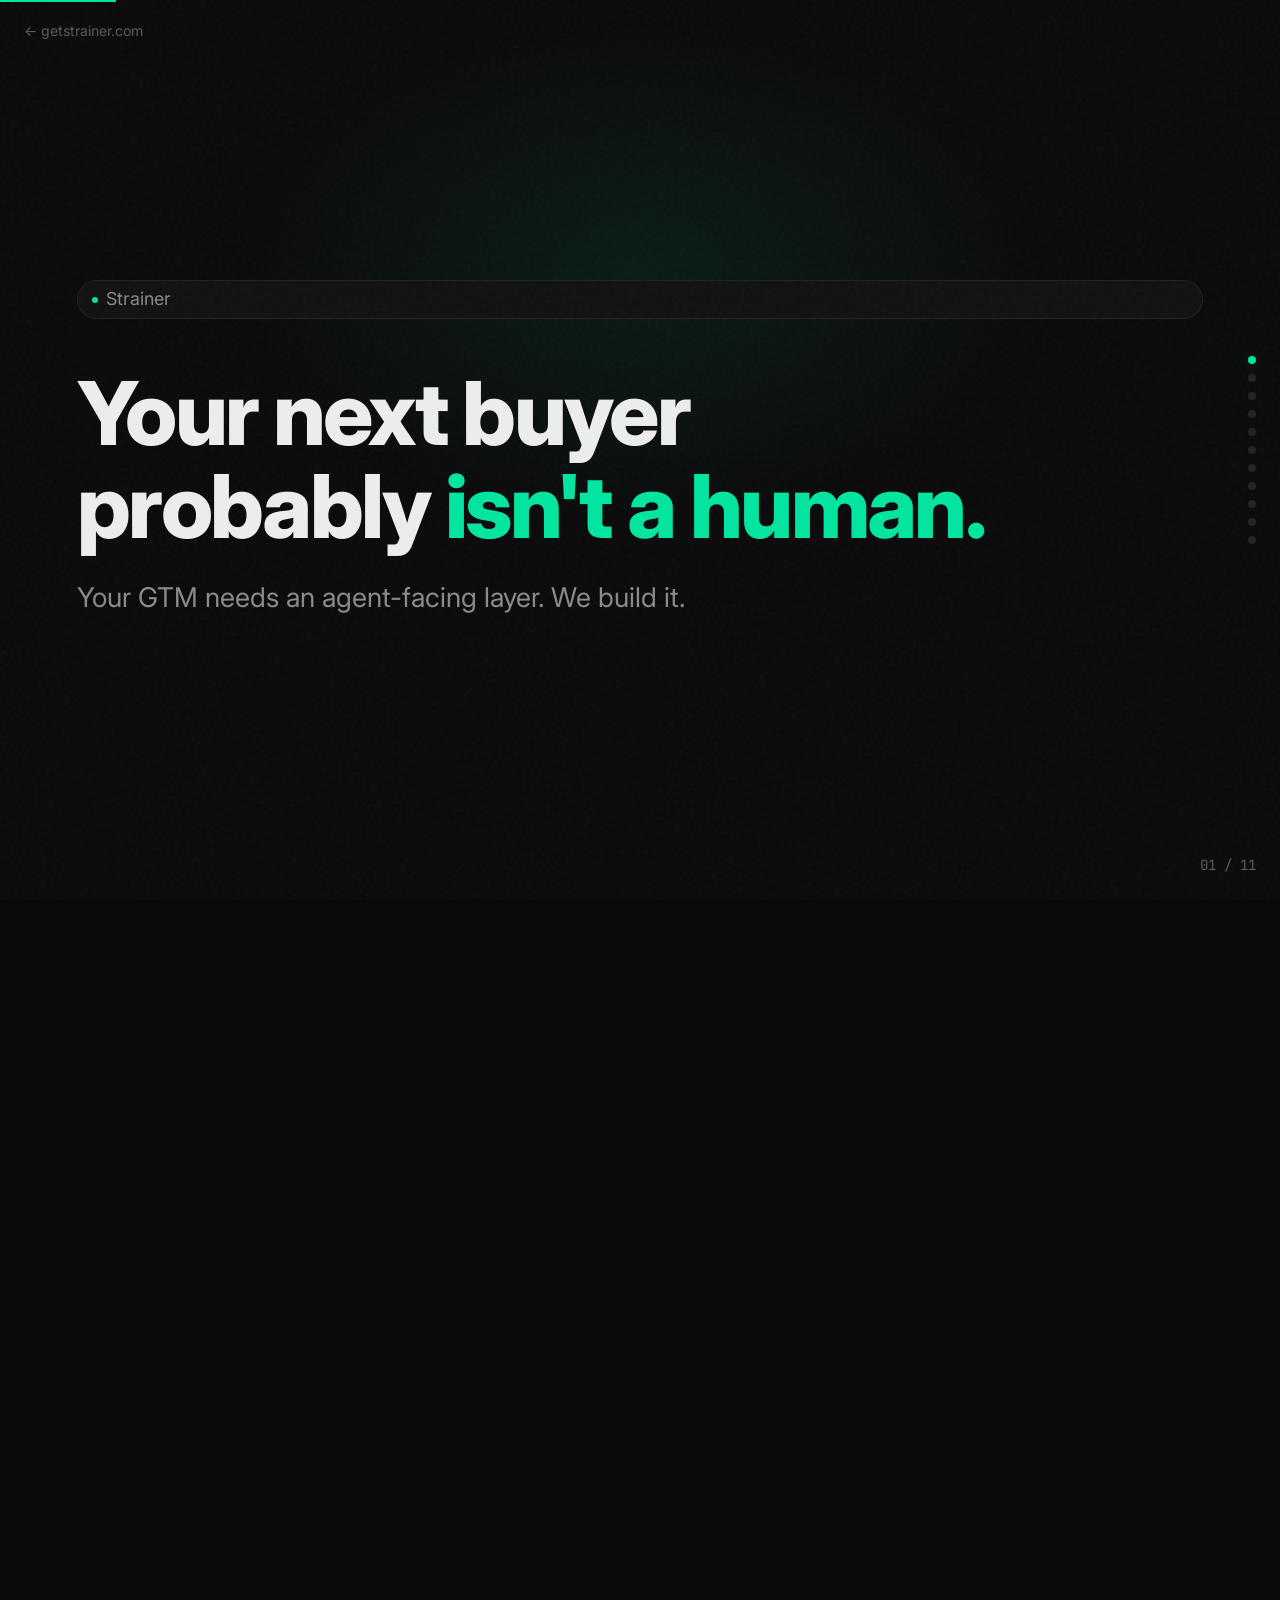
<file: deck.html>
<!DOCTYPE html>
<html lang="en">
<head>
    <meta charset="UTF-8">
    <meta name="viewport" content="width=device-width, initial-scale=1.0">
    <title>Strainer — Deck</title>
    <meta name="description" content="AI agents are choosing B2B vendors. Is yours invisible? See how Strainer helps you get found.">
    <meta property="og:title" content="Strainer — Your Next Buyer Isn't Human">
    <meta property="og:description" content="AI agents are choosing B2B vendors. Is yours invisible?">
    <meta property="og:type" content="website">
    <meta property="og:url" content="https://getstrainer.com/deck">

    <link rel="preconnect" href="https://fonts.googleapis.com">
    <link rel="preconnect" href="https://fonts.gstatic.com" crossorigin>
    <link href="https://fonts.googleapis.com/css2?family=Inter:wght@300;400;500;600;700;800;900&family=JetBrains+Mono:wght@400;500;600&display=swap" rel="stylesheet">

    <style>
        *, *::before, *::after { margin: 0; padding: 0; box-sizing: border-box; }
        html, body { height: 100%; overflow-x: hidden; }
        html { scroll-snap-type: y mandatory; scroll-behavior: smooth; -webkit-font-smoothing: antialiased; }

        :root {
            --bg: #0a0a0b;
            --bg-elevated: #111113;
            --bg-card: #161618;
            --border: #222225;
            --text-primary: #ededef;
            --text-secondary: #8a8a8e;
            --text-tertiary: #5a5a5e;
            --accent: #00e5a0;
            --accent-dim: #00e5a020;
            --accent-glow: #00e5a015;
            --red: #ff5f57;
            --yellow: #febc2e;
            --green: #28c840;
            --font-body: 'Inter', -apple-system, BlinkMacSystemFont, sans-serif;
            --font-mono: 'JetBrains Mono', monospace;
            --slide-padding: clamp(2rem, 6vw, 6rem);
        }

        body { font-family: var(--font-body); background: var(--bg); color: var(--text-primary); line-height: 1.5; }

        body::before {
            content: ''; position: fixed; top: 0; left: 0; width: 100%; height: 100%;
            background-image: url("data:image/svg+xml,%3Csvg viewBox='0 0 256 256' xmlns='http://www.w3.org/2000/svg'%3E%3Cfilter id='n'%3E%3CfeTurbulence type='fractalNoise' baseFrequency='0.9' numOctaves='4' stitchTiles='stitch'/%3E%3C/filter%3E%3Crect width='100%25' height='100%25' filter='url(%23n)' opacity='0.03'/%3E%3C/svg%3E");
            pointer-events: none; z-index: 9999;
        }

        .slide {
            width: 100vw; height: 100vh; height: 100dvh;
            overflow: hidden; scroll-snap-align: start;
            display: flex; flex-direction: column; position: relative;
        }

        .slide-content {
            flex: 1; display: flex; flex-direction: column; justify-content: center;
            max-height: 100%; overflow: hidden; padding: var(--slide-padding);
            max-width: 1400px; margin: 0 auto; width: 100%;
        }

        .slide h1 { font-size: clamp(2.8rem, 7vw, 5.5rem); font-weight: 800; letter-spacing: -0.03em; line-height: 1.05; }
        .slide h2 { font-size: clamp(2rem, 5vw, 3.8rem); font-weight: 700; letter-spacing: -0.02em; line-height: 1.1; }
        .slide p { font-size: clamp(1.2rem, 2.2vw, 1.7rem); color: var(--text-secondary); line-height: 1.6; }
        .accent { color: var(--accent); }
        .mono { font-family: var(--font-mono); }

        .label {
            display: inline-flex; align-items: center; gap: 8px;
            padding: 5px 14px; border: 1px solid var(--border); border-radius: 100px;
            font-size: clamp(0.9rem, 1.4vw, 1.2rem); color: var(--text-secondary);
            margin-bottom: clamp(0.75rem, 2vw, 1.5rem); background: var(--bg-elevated);
        }
        .label .dot { width: 6px; height: 6px; background: var(--accent); border-radius: 50%; animation: pulse 2s infinite; }
        @keyframes pulse { 0%, 100% { opacity: 1; } 50% { opacity: 0.4; } }
        @keyframes lineIn { to { opacity: 1; transform: translateY(0); } }

        .phase-badge {
            display: inline-flex; align-items: center; gap: 8px;
            font-family: var(--font-mono); font-size: clamp(0.9rem, 1.4vw, 1.2rem);
            color: var(--accent); text-transform: uppercase; letter-spacing: 0.12em;
            margin-bottom: clamp(0.5rem, 1.5vw, 1.25rem);
        }
        .phase-badge::before { content: ''; width: 20px; height: 1px; background: var(--accent); }

        .slide-title::before {
            content: ''; position: absolute; top: 30%; left: 50%;
            transform: translate(-50%, -50%); width: 800px; height: 500px;
            background: radial-gradient(ellipse, var(--accent-glow) 0%, transparent 70%);
            pointer-events: none;
        }
        .slide-title .slide-content { gap: clamp(0.75rem, 2vw, 1.5rem); }

        .subtitle { font-size: clamp(1.3rem, 2.5vw, 1.9rem); color: var(--text-secondary); max-width: 750px; }

        /* Stat row */
        .stat-row { display: flex; gap: clamp(2rem, 5vw, 5rem); margin-top: clamp(1.5rem, 3vw, 2.5rem); }
        .stat-item { flex: 1; }
        .stat-num { font-size: clamp(3.5rem, 9vw, 7rem); font-weight: 900; color: var(--accent); letter-spacing: -0.03em; line-height: 1; }
        .stat-desc { font-size: clamp(1.1rem, 1.8vw, 1.5rem); color: var(--text-tertiary); margin-top: 8px; line-height: 1.4; }
        .stat-cite { font-size: clamp(0.85rem, 1.1vw, 1rem); color: var(--text-tertiary); font-family: var(--font-mono); margin-top: 4px; opacity: 0.6; }

        /* Pillars */
        .pillars { display: flex; gap: clamp(1rem, 2.5vw, 2rem); margin-top: clamp(1.5rem, 3vw, 2.5rem); }
        .pillar {
            flex: 1; border-radius: 16px; padding: clamp(1.5rem, 3vw, 2.5rem);
            background: linear-gradient(135deg, rgba(0, 229, 160, 0.07), rgba(0, 229, 160, 0.02));
            border: 1px solid rgba(0, 229, 160, 0.2);
            display: flex; flex-direction: column; align-items: center; text-align: center;
        }
        .pillar-icon { font-size: clamp(2rem, 4vw, 3rem); margin-bottom: clamp(0.5rem, 1vw, 1rem); }
        .pillar h3 { font-size: clamp(1.5rem, 2.8vw, 2.2rem); font-weight: 700; }
        .pillar p { font-size: clamp(1.1rem, 1.8vw, 1.5rem); color: var(--text-tertiary); margin-top: 6px; max-width: 400px; }

        /* Cards */
        .cards-col { display: flex; flex-direction: column; gap: clamp(0.75rem, 1.5vw, 1.25rem); margin-top: clamp(1rem, 2vw, 1.5rem); }
        .card {
            background: var(--bg-card); border: 1px solid var(--border);
            border-radius: 14px; padding: clamp(1rem, 2vw, 1.5rem);
        }
        .card h4 { font-size: clamp(1.2rem, 1.8vw, 1.5rem); font-weight: 600; margin-bottom: 4px; }
        .card p { font-size: clamp(1rem, 1.5vw, 1.3rem); color: var(--text-tertiary); line-height: 1.5; }
        .card-accent { border-color: rgba(0, 229, 160, 0.3); background: linear-gradient(135deg, rgba(0, 229, 160, 0.08), rgba(0, 229, 160, 0.02)); }
        .card .example { font-family: var(--font-mono); font-size: clamp(0.9rem, 1.3vw, 1.1rem); color: var(--text-tertiary); margin-top: 8px; padding: 8px 12px; background: var(--bg); border-radius: 6px; display: block; }

        /* Comparison */
        .compare-row { display: flex; gap: clamp(0.75rem, 2vw, 1.5rem); margin-top: clamp(1rem, 2.5vw, 2rem); }
        .compare-col { flex: 1; border-radius: 14px; padding: clamp(1.25rem, 2.5vw, 2rem); }
        .compare-col.before { background: var(--bg-card); border: 1px solid var(--border); }
        .compare-col.after { background: linear-gradient(135deg, rgba(0, 229, 160, 0.08), rgba(0, 229, 160, 0.02)); border: 1px solid rgba(0, 229, 160, 0.2); }
        .compare-col h4 { font-size: clamp(1rem, 1.4vw, 1.2rem); font-family: var(--font-mono); text-transform: uppercase; letter-spacing: 0.1em; margin-bottom: clamp(0.75rem, 1.5vw, 1rem); }
        .compare-col.before h4 { color: var(--text-tertiary); }
        .compare-col.after h4 { color: var(--accent); }
        .compare-col li {
            font-size: clamp(1.1rem, 1.8vw, 1.5rem); color: var(--text-secondary); line-height: 1.5;
            margin-bottom: clamp(0.3rem, 0.6vw, 0.5rem); list-style: none; padding-left: 1.4em; position: relative;
        }
        .compare-col.before li::before { content: '\2717'; position: absolute; left: 0; color: var(--red); font-size: 0.85em; }
        .compare-col.after li::before { content: '\2713'; position: absolute; left: 0; color: var(--accent); font-size: 0.85em; }

        /* Terminal block — before/after */
        .terminal { background: var(--bg-elevated); border: 1px solid var(--border); border-radius: 12px; overflow: hidden; }
        .terminal-header { padding: 8px 14px; display: flex; align-items: center; gap: 6px; border-bottom: 1px solid var(--border); }
        .terminal-dot { width: 10px; height: 10px; border-radius: 50%; }
        .terminal-dot:nth-child(1) { background: var(--red); }
        .terminal-dot:nth-child(2) { background: var(--yellow); }
        .terminal-dot:nth-child(3) { background: var(--green); }
        .terminal-body { padding: clamp(0.75rem, 1.5vw, 1.25rem); font-family: var(--font-mono); font-size: clamp(0.9rem, 1.3vw, 1.1rem); color: var(--text-secondary); line-height: 1.9; }
        .terminal-body .cmd { color: var(--accent); }
        .terminal-body .dim { color: var(--text-tertiary); }
        .terminal-body .err { color: var(--red); }
        .terminal-body .ok { color: var(--accent); }
        .terminal-pair { display: flex; gap: clamp(0.75rem, 1.5vw, 1.25rem); margin-top: clamp(1rem, 2vw, 1.5rem); }
        .terminal-pair .terminal { flex: 1; }
        .terminal-label { font-family: var(--font-mono); font-size: clamp(0.9rem, 1.2vw, 1.05rem); text-transform: uppercase; letter-spacing: 0.1em; margin-bottom: 6px; }
        .terminal-label.before-label { color: var(--text-tertiary); }
        .terminal-label.after-label { color: var(--accent); }

        /* Rising bars */
        .rising-bars { display: flex; gap: clamp(1rem, 2.5vw, 2rem); margin-top: clamp(1.5rem, 3vw, 2.5rem); }
        .rising-bar {
            flex: 1; position: relative; border-radius: 14px; overflow: hidden;
            padding: clamp(1.5rem, 3vw, 2.5rem); padding-bottom: clamp(2rem, 4vw, 3.5rem);
            background: var(--bg-card); border: 1px solid var(--border);
        }
        .rising-bar::after {
            content: ''; position: absolute; bottom: 0; left: 0; right: 0;
            height: 4px; background: linear-gradient(90deg, var(--accent), rgba(0, 229, 160, 0.2));
        }
        .rising-bar .bar-num { font-size: clamp(2.5rem, 5vw, 4rem); font-weight: 900; color: var(--accent); line-height: 1; }
        .rising-bar h4 { font-size: clamp(1.4rem, 2.2vw, 1.8rem); font-weight: 600; margin-top: clamp(0.5rem, 1vw, 0.75rem); }
        .rising-bar p { font-size: clamp(1.1rem, 1.7vw, 1.4rem); color: var(--text-tertiary); margin-top: 8px; line-height: 1.5; }

        /* Founder slide */
        .founder-row {
            display: flex; align-items: center; gap: clamp(2rem, 4vw, 4rem);
            margin-top: clamp(1.25rem, 2.5vw, 2rem);
        }
        .founder-photo {
            width: clamp(100px, 12vw, 160px); height: clamp(100px, 12vw, 160px);
            border-radius: 50%; object-fit: cover;
            border: 2px solid var(--border); flex-shrink: 0;
        }
        .founder-info { flex: 1; }
        .founder-name { font-size: clamp(1.4rem, 2vw, 1.8rem); font-weight: 700; margin-bottom: clamp(0.25rem, 0.5vw, 0.5rem); }
        .founder-role { font-size: clamp(1rem, 1.3vw, 1.15rem); color: var(--accent); font-family: var(--font-mono); margin-bottom: clamp(0.75rem, 1.5vw, 1.25rem); }
        .founder-items { display: flex; flex-direction: column; gap: clamp(0.75rem, 1.5vw, 1rem); }
        .founder-item {
            background: var(--bg-card); border: 1px solid var(--border); border-radius: 12px;
            padding: clamp(0.75rem, 1.5vw, 1.25rem);
        }
        .founder-item h4 { font-size: clamp(1.1rem, 1.5vw, 1.3rem); font-weight: 600; margin-bottom: 4px; }
        .founder-item p { font-size: clamp(1rem, 1.3vw, 1.15rem); color: var(--text-tertiary); line-height: 1.5; }

        /* Ask — centered */
        .ask-center {
            display: flex; flex-direction: column; align-items: center; text-align: center;
            margin-top: clamp(1.25rem, 2.5vw, 2rem); gap: clamp(0.4rem, 0.8vw, 0.6rem);
        }
        .ask-center li {
            list-style: none; font-size: clamp(1.2rem, 2vw, 1.6rem); color: var(--text-secondary);
            line-height: 1.5; padding-left: 1.6em; position: relative; text-align: left;
        }
        .ask-center li::before { content: '\2713'; position: absolute; left: 0; color: var(--accent); }

        /* CTA */
        .btn-primary {
            display: inline-flex; align-items: center; gap: 8px;
            padding: clamp(12px, 1.5vw, 16px) clamp(24px, 3vw, 36px);
            border-radius: 10px; font-family: var(--font-body);
            font-size: clamp(1.1rem, 1.6vw, 1.3rem); font-weight: 600;
            background: var(--accent); color: #0a0a0b; text-decoration: none;
            border: none; cursor: pointer; transition: all 0.2s;
            margin-top: clamp(1rem, 2.5vw, 2rem);
        }
        .btn-primary:hover { background: #00ffb3; transform: translateY(-1px); box-shadow: 0 4px 24px var(--accent-dim); }

        /* Animations */
        .reveal { opacity: 0; transform: translateY(20px); transition: opacity 0.6s cubic-bezier(0.16, 1, 0.3, 1), transform 0.6s cubic-bezier(0.16, 1, 0.3, 1); }
        .visible .reveal, .reveal.visible { opacity: 1; transform: translateY(0); }
        .reveal-d1 { transition-delay: 0.1s; }
        .reveal-d2 { transition-delay: 0.2s; }
        .reveal-d3 { transition-delay: 0.3s; }

        /* Nav */
        .nav-dots { position: fixed; right: clamp(12px, 2vw, 24px); top: 50%; transform: translateY(-50%); z-index: 100; display: flex; flex-direction: column; gap: 10px; }
        .nav-dot { width: 8px; height: 8px; border-radius: 50%; background: var(--text-tertiary); opacity: 0.3; cursor: pointer; transition: all 0.3s; border: none; padding: 0; }
        .nav-dot.active { opacity: 1; background: var(--accent); box-shadow: 0 0 8px var(--accent-dim); }
        .progress-bar { position: fixed; top: 0; left: 0; height: 2px; background: var(--accent); z-index: 200; transition: width 0.3s; }
        .back-link { position: fixed; top: clamp(12px, 2vw, 20px); left: clamp(12px, 2vw, 24px); z-index: 100; font-size: clamp(0.8rem, 1.1vw, 1rem); color: var(--text-tertiary); text-decoration: none; display: flex; align-items: center; gap: 6px; transition: color 0.2s; }
        .back-link:hover { color: var(--text-secondary); }
        .slide-num { position: absolute; bottom: clamp(12px, 2vw, 24px); right: clamp(12px, 2vw, 24px); font-family: var(--font-mono); font-size: clamp(0.8rem, 1.1vw, 1rem); color: var(--text-tertiary); }

        /* Responsive */
        @media (max-height: 700px) { :root { --slide-padding: clamp(1rem, 3vw, 3rem); } .slide h1 { font-size: clamp(1.6rem, 5vw, 3.5rem); } .slide h2 { font-size: clamp(1.3rem, 3.5vw, 2.5rem); } .stat-num { font-size: clamp(2rem, 5vw, 4rem); } }
        @media (max-height: 600px) { .nav-dots, .slide-num { display: none; } }
        @media (max-width: 600px) { :root { --slide-padding: clamp(1.25rem, 4vw, 2rem); } .pillars, .compare-row, .rising-bars, .stat-row, .founder-row, .terminal-pair { flex-direction: column; } .slide h1 { font-size: clamp(1.8rem, 8vw, 3rem); } .founder-row { align-items: flex-start; } }
        @media (prefers-reduced-motion: reduce) { *, *::before, *::after { animation-duration: 0.01ms !important; transition-duration: 0.2s !important; } html { scroll-behavior: auto; } }
    </style>
</head>
<body>

    <div class="progress-bar" id="progressBar"></div>
    <a href="https://getstrainer.com" class="back-link">← getstrainer.com</a>
    <nav class="nav-dots" id="navDots"></nav>

    <!-- 01: TITLE -->
    <section class="slide slide-title" id="slide-1">
        <div class="slide-content">
            <div class="label reveal"><span class="dot"></span> Strainer</div>
            <h1 class="reveal reveal-d1">Your next buyer<br>probably <span class="accent">isn't a human.</span></h1>
            <p class="subtitle reveal reveal-d2">Your GTM needs an agent-facing layer. We build it.</p>
        </div>
        <div class="slide-num"><span class="mono">01</span> / 11</div>
    </section>

    <!-- 02: EVIDENCE -->
    <section class="slide" id="slide-2">
        <div class="slide-content">
            <div class="phase-badge reveal">The Shift</div>
            <h2 class="reveal">Agents are taking over B2B buying.</h2>
            <div class="stat-row">
                <div class="stat-item reveal reveal-d2">
                    <div class="stat-num">89%</div>
                    <div class="stat-desc">of B2B buyers use AI in their purchasing journey</div>
                    <div class="stat-cite">Forrester, 2025</div>
                </div>
                <div class="stat-item reveal reveal-d3">
                    <div class="stat-num">$15T</div>
                    <div class="stat-desc">in B2B spend through AI agent exchanges by 2028</div>
                    <div class="stat-cite">Gartner, 2025</div>
                </div>
            </div>
        </div>
        <div class="slide-num"><span class="mono">02</span> / 11</div>
    </section>

    <!-- 03: ONE PROBLEM -->
    <section class="slide" id="slide-3">
        <div class="slide-content">
            <div class="phase-badge reveal">The Implication</div>
            <h2 class="reveal">GTM collapses to <span class="accent">one problem.</span></h2>
            <p class="reveal reveal-d1" style="font-size: clamp(1.5rem, 2.8vw, 2.2rem); margin-top: clamp(0.5rem, 1vw, 0.75rem); max-width: 900px;">Make sure the buyer's AI agent selects <span class="accent">you.</span></p>
            <div class="pillars">
                <div class="pillar reveal reveal-d2">
                    <div class="pillar-icon">📄</div>
                    <h3>Be Readable</h3>
                    <p>Structured data agents can parse, compare, and rank</p>
                </div>
                <div class="pillar reveal reveal-d3">
                    <div class="pillar-icon">⚡</div>
                    <h3>Be Interactable</h3>
                    <p>Agents can test your product and talk to your systems directly</p>
                </div>
            </div>
        </div>
        <div class="slide-num"><span class="mono">03</span> / 11</div>
    </section>

    <!-- 04: THE PROBLEM -->
    <section class="slide slide-title" id="slide-4">
        <div class="slide-content" style="justify-content: center;">
            <div class="phase-badge reveal">The Problem</div>
            <h2 class="reveal reveal-d1" style="max-width: 900px;">But most GTM teams still think they are <span class="accent">just selling to humans.</span></h2>
            <p class="reveal reveal-d2" style="margin-top: clamp(0.5rem, 1vw, 1rem); max-width: 750px;">So AI agents are leaving you out of deals before you even know they exist.</p>
        </div>
        <div class="slide-num"><span class="mono">04</span> / 11</div>
    </section>

    <!-- 05: LIVE SCANNER (moved before What We Do) -->
    <section class="slide" id="slide-5">
        <div class="slide-content" style="justify-content: flex-start; padding-top: clamp(1.5rem, 3vw, 3rem);">
            <div class="phase-badge reveal">Live Demo</div>
            <h2 class="reveal" style="font-size: clamp(1.4rem, 3.5vw, 2.5rem);">See how an AI agent scores <span class="accent">your website</span> — right now.</h2>
            <div class="reveal reveal-d1" style="background: var(--bg-card); border: 1px solid var(--border); border-radius: 12px; overflow: hidden; margin-top: clamp(0.5rem, 1vw, 0.75rem); display: flex; flex-direction: column; flex: 1; min-height: 0;">
                <div style="display: flex; align-items: center; gap: 8px; padding: 8px 14px; border-bottom: 1px solid var(--border); background: var(--bg-elevated); flex-shrink: 0;">
                    <span class="terminal-dot"></span><span class="terminal-dot"></span><span class="terminal-dot"></span>
                    <span style="margin-left: 8px; font-family: var(--font-mono); font-size: clamp(0.65rem, 0.9vw, 0.75rem); color: var(--text-tertiary);">strainer-agent-scanner v0.3 (live)</span>
                </div>
                <div style="padding: clamp(0.75rem, 1.5vw, 1rem); display: flex; flex-direction: column; flex: 1; min-height: 0;">
                    <div style="display: flex; gap: 8px; margin-bottom: clamp(0.5rem, 1vw, 0.75rem); flex-shrink: 0;">
                        <input type="url" id="scanUrl" placeholder="https://your-product.com" style="flex: 1; padding: 10px 14px; background: var(--bg); border: 1px solid var(--border); border-radius: 8px; color: var(--text-primary); font-family: var(--font-mono); font-size: clamp(0.75rem, 1vw, 0.85rem); outline: none;" onfocus="this.style.borderColor='var(--accent)'" onblur="this.style.borderColor='var(--border)'" />
                        <button id="scanBtn" onclick="runScan()" style="padding: 10px 20px; background: var(--accent); color: #0a0a0b; border: none; border-radius: 8px; font-family: var(--font-mono); font-size: clamp(0.7rem, 0.95vw, 0.85rem); font-weight: 600; cursor: pointer; white-space: nowrap;">Run Scan →</button>
                    </div>
                    <div id="scannerOutput" style="font-family: var(--font-mono); font-size: clamp(0.65rem, 0.9vw, 0.78rem); line-height: 1.7; flex: 1; overflow-y: auto; color: var(--text-tertiary); min-height: 0;">
                        <div style="opacity: 0.5">Paste a URL and hit scan. We'll fetch the real page and evaluate it from an agent's perspective.</div>
                    </div>
                </div>
            </div>
        </div>
        <div class="slide-num"><span class="mono">05</span> / 11</div>
    </section>

    <!-- 06: WHAT WE DO -->
    <section class="slide" id="slide-6">
        <div class="slide-content">
            <div class="phase-badge reveal">What We Do</div>
            <h2 class="reveal">We build your agent-facing layer<br><span class="accent">so you never get left out of possible deals again.</span></h2>
            <div class="cards-col">
                <div class="card reveal reveal-d1">
                    <h4>📄 Make you machine-readable</h4>
                    <p>We take your website, pricing, and case studies and restructure them into formats AI agents can query programmatically — structured data, llms.txt, schema markup, machine-readable pricing.</p>
                    <span class="example">e.g. your pricing page → structured JSON an agent can filter by budget, seats, and features</span>
                </div>
            </div>
        </div>
        <div class="slide-num"><span class="mono">06</span> / 11</div>
    </section>

    <!-- 06: DIFFERENTIATOR -->
    <section class="slide" id="slide-7">
        <div class="slide-content">
            <div class="phase-badge reveal">Differentiator</div>
            <h2 class="reveal">Then we make sure you are best placed to <span class="accent">win your ICP accounts.</span></h2>
            <div class="compare-row">
                <div class="compare-col before reveal reveal-d1">
                    <h4>GEO / AI Search Platforms</h4>
                    <ul>
                        <li>Keyword tracking across LLMs</li>
                        <li>One-size-fits-all visibility scores</li>
                        <li>No account context</li>
                    </ul>
                </div>
                <div class="compare-col after reveal reveal-d2">
                    <h4>Strainer</h4>
                    <ul>
                        <li>Simulates each target account's buyer agent</li>
                        <li>Finds where agents fail to credit you</li>
                        <li>Optimized for who you want to sign next</li>
                    </ul>
                </div>
            </div>
        </div>
        <div class="slide-num"><span class="mono">07</span> / 11</div>
    </section>

    <!-- 08: BAR RISES -->
    <section class="slide" id="slide-8">
        <div class="slide-content">
            <div class="phase-badge reveal">What's Coming</div>
            <h2 class="reveal">The bar keeps rising.</h2>
            <div class="rising-bars">
                <div class="rising-bar reveal reveal-d1">
                    <div class="bar-num">01</div>
                    <h4>Readability &amp; Verifiability</h4>
                    <ul style="margin-top: 10px; list-style: none; display: flex; flex-direction: column; gap: 8px;">
                        <li style="font-size: clamp(1rem, 1.5vw, 1.3rem); color: var(--text-secondary); line-height: 1.5; padding-left: 1.4em; position: relative;"><span style="position: absolute; left: 0; color: var(--accent);">→</span>Fully transparent, deterministic pricing — not hidden behind "talk to sales"</li>
                        <li style="font-size: clamp(1rem, 1.5vw, 1.3rem); color: var(--text-secondary); line-height: 1.5; padding-left: 1.4em; position: relative;"><span style="position: absolute; left: 0; color: var(--accent);">→</span>Verifiable performance benchmarks — not just latency, SLAs but core outcomes</li>
                    </ul>
                </div>
                <div class="rising-bar reveal reveal-d2">
                    <div class="bar-num">02</div>
                    <h4>Interactivity</h4>
                    <ul style="margin-top: 10px; list-style: none; display: flex; flex-direction: column; gap: 8px;">
                        <li style="font-size: clamp(1rem, 1.5vw, 1.3rem); color: var(--text-secondary); line-height: 1.5; padding-left: 1.4em; position: relative;"><span style="position: absolute; left: 0; color: var(--accent);">→</span>Create custom sandbox environment to allow agents to perform A/B testing</li>
                        <li style="font-size: clamp(1rem, 1.5vw, 1.3rem); color: var(--text-secondary); line-height: 1.5; padding-left: 1.4em; position: relative;"><span style="position: absolute; left: 0; color: var(--accent);">→</span>Allow AI agents with wallets to make payments</li>
                    </ul>
                </div>
            </div>
        </div>
        <div class="slide-num"><span class="mono">08</span> / 11</div>
    </section>

    <!-- 09: WHY US (KEPT AS-IS) -->
    <section class="slide" id="slide-9">
        <div class="slide-content">
            <div class="phase-badge reveal">Why Us</div>
            <h2 class="reveal">Built from the sales floor.</h2>
            <div class="founder-row reveal reveal-d1">
                <img src="[data-uri]" alt="Dafydd" class="founder-photo">
                <div class="founder-info">
                    <div class="founder-name"><a href="https://x.com/DafyddFD" target="_blank" style="color: inherit; text-decoration: none; border-bottom: 1px solid var(--border); transition: border-color 0.2s;">Dafydd Foster Davies</a></div>
                    <div class="founder-role">Founder</div>
                    <div class="founder-items">
                        <div class="founder-item" style="border-color: rgba(0, 229, 160, 0.3); background: linear-gradient(135deg, rgba(0, 229, 160, 0.08), rgba(0, 229, 160, 0.02));">
                            <h4>ex-McKinsey · University of Oxford</h4>
                        </div>
                        <div class="founder-item">
                            <h4>GTM Hire #1 @ Depict <span style="color: var(--text-tertiary); font-weight: 400;">(2x YC Top Company, founded by Anton Osika)</span></h4>
                            <p>Signed and served multiple >$100k ARR clients including Zepto and H&M</p>
                        </div>
                        <div class="founder-item">
                            <h4>Co-Founder @ MeetMore <span style="color: var(--text-tertiary); font-weight: 400;">(Neo 2024)</span></h4>
                            <p>Win leads for estate agents. Raised >$1m. >$15m home sales GMV.</p>
                        </div>
                    </div>
                </div>
            </div>
        </div>
        <div class="slide-num"><span class="mono">09</span> / 11</div>
    </section>

    <!-- 10: OUR ASK -->
    <section class="slide" id="slide-10">
        <div class="slide-content" style="align-items: center; text-align: center;">
            <div class="phase-badge reveal">Our Ask</div>
            <h2 class="reveal">Looking for <span class="accent">early design partners.</span></h2>
            <p class="reveal reveal-d1" style="margin-top: clamp(0.25rem, 0.5vw, 0.5rem); max-width: 520px;">We've signed our first design partner. We're looking for B2B companies who want to make sure they win this shift, not their competition.</p>
            <ul class="ask-center reveal reveal-d2">
                <li>SMB or midmarket deal size</li>
                <li>PLG or inbound-led motion</li>
                <li>Buyer personas tend to be AI power users</li>
            </ul>
        </div>
        <div class="slide-num"><span class="mono">10</span> / 11</div>
    </section>

    <!-- 11: CTA -->
    <section class="slide slide-title" id="slide-11">
        <div class="slide-content" style="align-items: center; text-align: center;">
            <div class="label reveal"><span class="dot"></span> Let's talk</div>
            <h1 class="reveal reveal-d1">Get your GTM<br><span class="accent">agent-ready today.</span></h1>
            <a href="https://calendly.com/dafydd-getstrainer/30min" target="_blank" class="btn-primary reveal reveal-d2">Book a Conversation →</a>
            <p class="reveal reveal-d3" style="margin-top: clamp(1rem, 2vw, 1.5rem); font-size: clamp(1rem, 1.4vw, 1.2rem);"><a href="mailto:dafydd@getstrainer.com" style="color: var(--text-secondary); text-decoration: none; border-bottom: 1px solid var(--border); transition: color 0.2s;">dafydd@getstrainer.com</a></p>
        </div>
        <div class="slide-num"><span class="mono">11</span> / 11</div>
    </section>

    <script>
        const slides = document.querySelectorAll('.slide');
        const totalSlides = slides.length;
        const progressBar = document.getElementById('progressBar');
        const navDotsContainer = document.getElementById('navDots');

        slides.forEach((_, i) => {
            const dot = document.createElement('button');
            dot.className = 'nav-dot';
            dot.setAttribute('aria-label', 'Go to slide ' + (i + 1));
            dot.addEventListener('click', () => { slides[i].scrollIntoView({ behavior: 'smooth' }); });
            navDotsContainer.appendChild(dot);
        });

        const navDots = document.querySelectorAll('.nav-dot');

        const slideObserver = new IntersectionObserver((entries) => {
            entries.forEach(entry => {
                if (entry.isIntersecting) {
                    const index = Array.from(slides).indexOf(entry.target);
                    navDots.forEach((d, i) => d.classList.toggle('active', i === index));
                    progressBar.style.width = ((index + 1) / totalSlides) * 100 + '%';
                    entry.target.classList.add('visible');
                    entry.target.querySelectorAll('.reveal').forEach(el => el.classList.add('visible'));
                }
            });
        }, { threshold: 0.5 });
        slides.forEach(s => slideObserver.observe(s));

        let currentSlide = 0;
        document.addEventListener('keydown', (e) => {
            if (e.key === 'ArrowDown' || e.key === 'ArrowRight' || e.key === ' ') {
                e.preventDefault();
                if (currentSlide < totalSlides - 1) { currentSlide++; slides[currentSlide].scrollIntoView({ behavior: 'smooth' }); }
            } else if (e.key === 'ArrowUp' || e.key === 'ArrowLeft') {
                e.preventDefault();
                if (currentSlide > 0) { currentSlide--; slides[currentSlide].scrollIntoView({ behavior: 'smooth' }); }
            }
        });

        const syncObserver = new IntersectionObserver((entries) => {
            entries.forEach(entry => { if (entry.isIntersecting) { currentSlide = Array.from(slides).indexOf(entry.target); } });
        }, { threshold: 0.5 });
        slides.forEach(s => syncObserver.observe(s));

        setTimeout(() => {
            slides[0].classList.add('visible');
            slides[0].querySelectorAll('.reveal').forEach(el => el.classList.add('visible'));
            navDots[0]?.classList.add('active');
            progressBar.style.width = (1 / totalSlides * 100) + '%';
        }, 100);

        // ========== SCANNER ==========
        const PROXIES = [
            url => `https://corsproxy.io/?${encodeURIComponent(url)}`,
            url => `https://api.allorigins.win/raw?url=${encodeURIComponent(url)}`,
            url => `https://api.codetabs.com/v1/proxy?quest=${encodeURIComponent(url)}`,
        ];

        async function fetchViaProxy(url) {
            for (let i = 0; i < PROXIES.length; i++) {
                try {
                    const controller = new AbortController();
                    const timeout = setTimeout(() => controller.abort(), 8000);
                    const resp = await fetch(PROXIES[i](url), { signal: controller.signal });
                    clearTimeout(timeout);
                    if (!resp.ok) continue;
                    const text = await resp.text();
                    if (text && text.length > 100) return text;
                } catch (e) { /* try next */ }
            }
            return null;
        }

        async function runScan() {
            const rawUrl = document.getElementById('scanUrl').value.trim();
            if (!rawUrl) return;
            const btn = document.getElementById('scanBtn');
            const output = document.getElementById('scannerOutput');
            btn.disabled = true; btn.textContent = 'Scanning...';
            output.innerHTML = '';

            let url = rawUrl;
            if (!url.startsWith('http')) url = 'https://' + url;
            let hostname, origin;
            try { const u = new URL(url); hostname = u.hostname; origin = u.origin; } catch { hostname = rawUrl; origin = ''; }

            const log = (text, delay) => new Promise(resolve => {
                setTimeout(() => {
                    const div = document.createElement('div');
                    div.style.cssText = 'opacity:0;transform:translateY(3px);animation:lineIn 0.25s forwards';
                    div.innerHTML = text;
                    output.appendChild(div);
                    output.scrollTop = output.scrollHeight;
                    resolve();
                }, delay);
            });

            await log(`<span style="color:var(--accent)">$</span> strainer scan --target ${hostname} --live`, 0);
            await log(`<span style="color:var(--text-secondary)">Fetching ${hostname}...</span>`, 400);

            let html_content = await fetchViaProxy(url);
            let fetchOk = !!html_content;

            if (!fetchOk) {
                await log(`<span style="color:var(--yellow)">⚠ Could not fetch main page (site may block proxy requests).</span>`, 300);
            } else {
                await log(`<span style="color:var(--green)">✓</span> Fetched ${(html_content.length / 1024).toFixed(0)}KB of HTML`, 300);
            }

            const [robotsTxt, llmsTxt] = await Promise.all([
                origin ? fetchViaProxy(origin + '/robots.txt') : Promise.resolve(null),
                origin ? fetchViaProxy(origin + '/llms.txt') : Promise.resolve(null),
            ]);

            const parser = new DOMParser();
            const doc = fetchOk ? parser.parseFromString(html_content, 'text/html') : null;

            const c = {
                title: doc ? (doc.querySelector('title')?.textContent?.trim() || '') : '',
                metaDesc: doc ? (doc.querySelector('meta[name="description"]')?.getAttribute('content') || '') : '',
                jsonLd: doc ? doc.querySelectorAll('script[type="application/ld+json"]').length : 0,
                schemaOrg: fetchOk ? html_content.includes('schema.org') : false,
                hasLlmsTxt: llmsTxt && llmsTxt.length > 20 && !llmsTxt.includes('<!DOCTYPE') && !llmsTxt.includes('<html') && !/404|not found/i.test(llmsTxt.substring(0, 50)),
                hasPricing: fetchOk ? /pric(e|ing)\b/i.test(html_content) && /\$\d|€\d|£\d|\d+\s*\/\s*mo|\d+\s*per\s*(month|year)|free\s*tier|free\s*plan/i.test(html_content) : false,
                priceMentioned: fetchOk ? /pric(e|ing)\b/i.test(html_content) : false,
                hasApiDocs: fetchOk ? /api[-\s]?doc|swagger|openapi|\/docs\b|developer\s*portal/i.test(html_content) : false,
                contactGate: fetchOk ? /book\s*a?\s*(demo|call|meeting)|contact\s*sales|talk\s*to\s*sales|request\s*a?\s*demo/i.test(html_content) : false,
                wordCount: doc ? (doc.body?.textContent?.split(/\s+/).length || 0) : 0,
                hasTrial: fetchOk ? /free\s*trial|try\s*(it\s*)?free|start\s*free|sandbox|playground|demo\s*environment|self[-\s]serve/i.test(html_content) : false,
                hasOpenApi: fetchOk ? /openapi|swagger/i.test(html_content) : false,
                blocksAI: robotsTxt ? /disallow.*\/(GPTBot|ClaudeBot|Anthropic|ChatGPT|anthropic-ai)/im.test(robotsTxt) : false,
                hasRobots: !!robotsTxt && robotsTxt.length > 10 && !robotsTxt.includes('<!DOCTYPE'),
            };

            await log('', 200);
            await log(`<span style="color:var(--text-secondary)">── DISCOVERY ──</span>`, 300);
            if (c.title) await log(`<span style="color:var(--green)">  ✓</span> Page title: "${c.title.substring(0, 60)}"`, 250);
            else if (fetchOk) await log(`<span style="color:var(--red)">  ✗ No page title found</span>`, 250);
            if (c.metaDesc) await log(`<span style="color:var(--green)">  ✓</span> Meta description found (${c.metaDesc.length} chars)`, 200);
            else if (fetchOk) await log(`<span style="color:var(--red)">  ✗ No meta description</span>`, 200);
            if (c.hasLlmsTxt) await log(`<span style="color:var(--green)">  ✓</span> llms.txt found`, 250);
            else await log(`<span style="color:var(--red)">  ✗ No llms.txt</span>`, 250);
            if (c.blocksAI) await log(`<span style="color:var(--red)">  ✗ robots.txt blocks AI crawlers</span>`, 250);
            if (c.jsonLd > 0) await log(`<span style="color:var(--green)">  ✓</span> JSON-LD found (${c.jsonLd} blocks)`, 200);
            else if (fetchOk) await log(`<span style="color:var(--red)">  ✗ No structured data</span>`, 200);

            await log('', 200);
            await log(`<span style="color:var(--text-secondary)">── EVALUATION ──</span>`, 300);
            if (c.hasPricing) await log(`<span style="color:var(--green)">  ✓</span> Pricing visible on page`, 250);
            else if (c.contactGate) await log(`<span style="color:var(--red)">  ✗ Pricing gated behind sales contact</span>`, 250);
            else if (fetchOk) await log(`<span style="color:var(--yellow)">  ⚠ No pricing detected</span>`, 250);
            if (c.hasApiDocs) await log(`<span style="color:var(--green)">  ✓</span> API docs referenced`, 200);
            else if (fetchOk) await log(`<span style="color:var(--yellow)">  ⚠ No API docs found</span>`, 200);

            await log('', 200);
            await log(`<span style="color:var(--text-secondary)">── PROCUREMENT ──</span>`, 300);
            if (c.hasTrial) await log(`<span style="color:var(--green)">  ✓</span> Free trial or sandbox detected`, 250);
            else if (fetchOk) await log(`<span style="color:var(--red)">  ✗ No self-serve trial or sandbox</span>`, 250);
            if (c.hasOpenApi) await log(`<span style="color:var(--green)">  ✓</span> OpenAPI spec referenced`, 200);
            else if (fetchOk) await log(`<span style="color:var(--red)">  ✗ No OpenAPI spec</span>`, 200);

            let score = 0;
            if (c.title) score += 5; if (c.metaDesc) score += 8; if (c.hasLlmsTxt) score += 15;
            if (c.jsonLd > 0) score += 15; if (c.hasPricing) score += 15; if (c.hasApiDocs) score += 10;
            if (c.hasTrial) score += 12; if (c.hasOpenApi) score += 10;
            if (c.wordCount > 300) score += 5; if (c.wordCount > 800) score += 5;
            if (c.blocksAI) score = Math.max(0, score - 15);
            if (!fetchOk && !c.hasLlmsTxt && !c.hasRobots) score = Math.floor(Math.random() * 20 + 15);

            await log('', 200);
            const sc = score >= 60 ? 'var(--green)' : score >= 35 ? 'var(--yellow)' : 'var(--red)';
            await log(`<span style="color:var(--text-secondary)">AGENT READINESS SCORE:</span> <span style="color:${sc};font-size:1.2em;font-weight:700">${score}/100</span>`, 300);
            await log(`<span style="color:var(--text-secondary)">Most B2B sites score 15–35.</span>`, 200);

            btn.disabled = false; btn.textContent = 'Run Scan →';
        }

        document.getElementById('scanUrl')?.addEventListener('keypress', (e) => { if (e.key === 'Enter') runScan(); });
    </script>
</body>
</html>
</file>
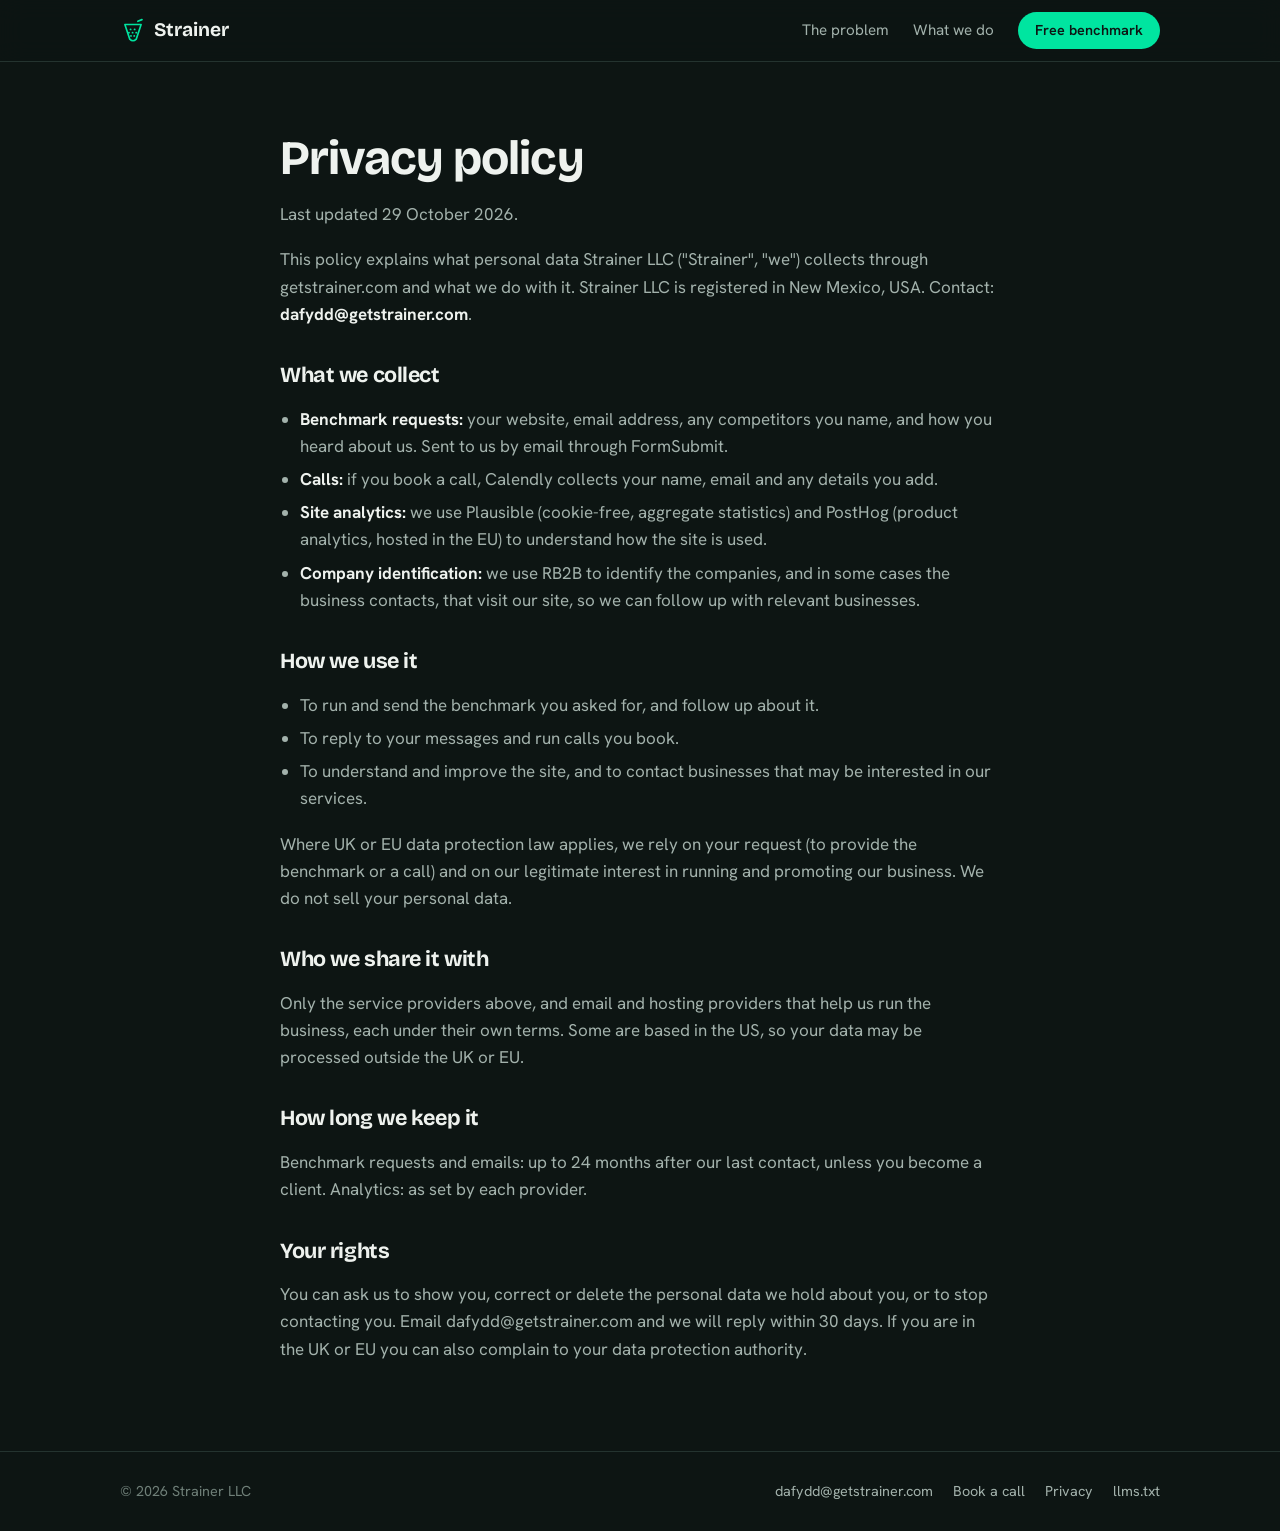
<file: privacy.html>
<!DOCTYPE html>
<html lang="en">
<head>
<meta charset="UTF-8">
<meta name="viewport" content="width=device-width, initial-scale=1.0, viewport-fit=cover">
<!-- Privacy-friendly analytics by Plausible -->
<script async src="https://plausible.io/js/pa-DnuSqwWzhwF2BRM_CK2Dx.js"></script>
<script>
  window.plausible=window.plausible||function(){(plausible.q=plausible.q||[]).push(arguments)},plausible.init=plausible.init||function(i){plausible.o=i||{}};
  plausible.init()
</script>
<script>
!function(t,e){var o,n,p,r;e.__SV||(window.posthog=e,e._i=[],e.init=function(i,s,a){function g(t,e){var o=e.split(".");2==o.length&&(t=t[o[0]],e=o[1]),t[e]=function(){t.push([e].concat(Array.prototype.slice.call(arguments,0)))}}(p=t.createElement("script")).type="text/javascript",p.crossOrigin="anonymous",p.async=!0,p.src=s.api_host.replace(".i.posthog.com","-assets.i.posthog.com")+"/static/array.js",(r=t.getElementsByTagName("script")[0]).parentNode.insertBefore(p,r);var u=e;for(void 0!==a?u=e[a]=[]:a="posthog",u.people=u.people||[],Object.defineProperty(u,"toString",{configurable:!0,enumerable:!0,writable:!0,value:function(t){var e="posthog";return"posthog"!==a&&(e+="."+a),t||(e+=" (stub)"),e}}),Object.defineProperty(u.people,"toString",{configurable:!0,enumerable:!0,writable:!0,value:function(){return u.toString(1)+".people (stub)"}}),o="init capture register register_once register_for_session unregister unregister_for_session getFeatureFlag getFeatureFlagResult isFeatureEnabled reloadFeatureFlags updateEarlyAccessFeatureEnrollment getEarlyAccessFeatures on onFeatureFlags onSessionId getSurveys getActiveMatchingSurveys renderSurvey canRenderSurvey getNextSurveyStep identify setPersonProperties group resetGroups setPersonPropertiesForFlags resetPersonPropertiesForFlags setGroupPropertiesForFlags resetGroupPropertiesForFlags reset get_distinct_id getGroups get_session_id get_session_replay_url alias set_config startSessionRecording stopSessionRecording sessionRecordingStarted captureException loadToolbar get_property getSessionProperty createPersonProfile opt_in_capturing opt_out_capturing has_opted_in_capturing has_opted_out_capturing clear_opt_in_out_capturing debug".split(" "),n=0;n<o.length;n++)g(u,o[n]);e._i.push([i,s,a])},e.__SV=1)}(document,window.posthog||[]);
posthog.init('phc_pkNp2dKYGXVrR8oMJzH35f4et3xNSL5hraXMkuQHuBr5', { api_host: 'https://eu.i.posthog.com', defaults: '2026-05-30' })
</script>
<!-- RB2B visitor identification -->
<script>!function(key) {if (window.reb2b) return;window.reb2b = {loaded: true};var s = document.createElement("script");s.async = true;s.src = "https://ddwl4m2hdecbv.cloudfront.net/b/" + key + "/" + key + ".js.gz";document.getElementsByTagName("script")[0].parentNode.insertBefore(s, document.getElementsByTagName("script")[0]);}("1N5W0HJ1PKO5");</script>
<title>Privacy policy | Strainer</title>
<meta name="description" content="How Strainer LLC collects and uses personal data on getstrainer.com.">
<meta property="og:title" content="Privacy policy | Strainer">
<meta property="og:description" content="How Strainer LLC collects and uses personal data on getstrainer.com.">
<meta property="og:type" content="website">
<meta property="og:url" content="https://getstrainer.com/privacy">
<link rel="canonical" href="https://getstrainer.com/privacy">
<link rel="preconnect" href="https://fonts.googleapis.com">
<link rel="preconnect" href="https://fonts.gstatic.com" crossorigin>
<link href="https://fonts.googleapis.com/css2?family=Bricolage+Grotesque:opsz,wght@12..96,500;12..96,700&family=Hanken+Grotesk:wght@400;500;600&display=swap" rel="stylesheet">
<link rel="stylesheet" href="/styles.css">
</head>
<body>
<header class="top">
  <div class="wrap">
    <a href="/" class="logo" aria-label="Strainer home">
      <svg viewBox="0 0 32 32" fill="none" aria-hidden="true">
        <path d="M22 4 L27 2" stroke="#00e5a0" stroke-width="2.2" stroke-linecap="round"/>
        <path d="M6 8 L26 8 L20 26 Q16 30 12 26 Z" stroke="#00e5a0" stroke-width="2" fill="none" stroke-linejoin="round"/>
        <circle cx="13" cy="14" r="1.2" fill="#00e5a0"/><circle cx="18" cy="14" r="1.2" fill="#00e5a0"/>
        <circle cx="15.5" cy="18" r="1.2" fill="#00e5a0"/><circle cx="11" cy="18" r="1.2" fill="#00e5a0"/>
        <circle cx="20" cy="18" r="1.2" fill="#00e5a0"/><circle cx="13.5" cy="22" r="1.2" fill="#00e5a0"/>
        <circle cx="17.5" cy="22" r="1.2" fill="#00e5a0"/>
      </svg>
      Strainer
    </a>
    <nav class="navlinks" aria-label="Main">
      <a class="plain" href="/#problem">The problem</a>
      <a class="plain" href="/#what-we-do">What we do</a>
      <a class="btn btn-main btn-sm" href="/benchmark">Free benchmark</a>
    </nav>
  </div>
</header>

<main>
<section class="hero">
  <div class="wrap narrow doc">
    <h1>Privacy policy</h1>
    <p>Last updated 29 October 2026.</p>
    <p>This policy explains what personal data Strainer LLC ("Strainer", "we") collects through getstrainer.com and what we do with it. Strainer LLC is registered in New Mexico, USA. Contact: <strong>dafydd@getstrainer.com</strong>.</p>

    <h2>What we collect</h2>
    <ul>
      <li><strong>Benchmark requests:</strong> your website, email address, any competitors you name, and how you heard about us. Sent to us by email through FormSubmit.</li>
      <li><strong>Calls:</strong> if you book a call, Calendly collects your name, email and any details you add.</li>
      <li><strong>Site analytics:</strong> we use Plausible (cookie-free, aggregate statistics) and PostHog (product analytics, hosted in the EU) to understand how the site is used.</li>
      <li><strong>Company identification:</strong> we use RB2B to identify the companies, and in some cases the business contacts, that visit our site, so we can follow up with relevant businesses.</li>
    </ul>

    <h2>How we use it</h2>
    <ul>
      <li>To run and send the benchmark you asked for, and follow up about it.</li>
      <li>To reply to your messages and run calls you book.</li>
      <li>To understand and improve the site, and to contact businesses that may be interested in our services.</li>
    </ul>
    <p>Where UK or EU data protection law applies, we rely on your request (to provide the benchmark or a call) and on our legitimate interest in running and promoting our business. We do not sell your personal data.</p>

    <h2>Who we share it with</h2>
    <p>Only the service providers above, and email and hosting providers that help us run the business, each under their own terms. Some are based in the US, so your data may be processed outside the UK or EU.</p>

    <h2>How long we keep it</h2>
    <p>Benchmark requests and emails: up to 24 months after our last contact, unless you become a client. Analytics: as set by each provider.</p>

    <h2>Your rights</h2>
    <p>You can ask us to show you, correct or delete the personal data we hold about you, or to stop contacting you. Email dafydd@getstrainer.com and we will reply within 30 days. If you are in the UK or EU you can also complain to your data protection authority.</p>
  </div>
</section>
</main>
<footer>
  <div class="wrap">
    <span>&copy; 2026 Strainer LLC</span>
    <div class="foot-links">
      <a href="mailto:dafydd@getstrainer.com">dafydd@getstrainer.com</a>
      <a href="https://calendly.com/dafydd-getstrainer/30min" target="_blank" rel="noopener">Book a call</a>
      <a href="/privacy">Privacy</a>
      <a href="/llms.txt">llms.txt</a>
    </div>
  </div>
</footer>
</body>
</html>
</file>
<file: styles.css>
/* Strainer site styles. One dark look, kept from the original site. */
:root {
  --ink: #0d1513;
  --ink-2: #131e1b;
  --ink-3: #1d2b27;
  --line: #24332f;
  --paper: #eef2ee;
  --muted: #a3b2ac;
  --faint: #6f7f78;
  --mint: #00e5a0;
  --mint-soft: rgba(0, 229, 160, 0.12);
  --warn: #f2b45a;
  --display: "Bricolage Grotesque", "Hanken Grotesk", system-ui, sans-serif;
  --body: "Hanken Grotesk", system-ui, -apple-system, "Segoe UI", sans-serif;
  color-scheme: dark;
}

*, *::before, *::after { box-sizing: border-box; }
html { scroll-behavior: smooth; -webkit-font-smoothing: antialiased; }
body { margin: 0; background: var(--ink); color: var(--paper); font-family: var(--body); font-size: 17px; line-height: 1.6; }
a { color: inherit; }
a:focus-visible, button:focus-visible, input:focus-visible, select:focus-visible, summary:focus-visible {
  outline: 2px solid var(--mint); outline-offset: 3px; border-radius: 4px;
}
.wrap { max-width: 1080px; margin: 0 auto; padding-left: max(20px, env(safe-area-inset-left, 0px)); padding-right: max(20px, env(safe-area-inset-right, 0px)); }
.narrow { max-width: 760px; }

h1, h2, h3 { font-family: var(--display); font-weight: 700; letter-spacing: -0.02em; text-wrap: balance; margin: 0; }
h1 { font-size: clamp(2.5rem, 6vw, 4.4rem); line-height: 1.02; }
h2 { font-size: clamp(1.75rem, 3.5vw, 2.5rem); line-height: 1.1; }
h3 { font-size: 1.2rem; line-height: 1.25; }
p { margin: 0; }
.lede { font-size: 1.18rem; color: var(--muted); max-width: 36em; }
.small { font-size: 0.92rem; color: var(--faint); }
.small a { color: var(--muted); }

/* Header */
header.top { position: sticky; top: env(safe-area-inset-top, 0px); z-index: 20; background: rgba(13, 21, 19, 0.92); backdrop-filter: blur(12px); -webkit-backdrop-filter: blur(12px); border-bottom: 1px solid var(--line); }
header.top .wrap { display: flex; align-items: center; justify-content: space-between; gap: 16px; padding-block: 12px; }
.logo { display: flex; align-items: center; gap: 8px; font-family: var(--display); font-weight: 700; font-size: 1.2rem; text-decoration: none; }
.logo svg { width: 26px; height: 26px; }
.navlinks { display: flex; align-items: center; gap: 24px; font-size: 0.95rem; }
.navlinks a.plain { color: var(--muted); text-decoration: none; }
.navlinks a.plain:hover { color: var(--paper); }

.btn { display: inline-flex; align-items: center; justify-content: center; padding: 13px 22px; border-radius: 999px; font: 600 1rem/1.2 var(--body); text-decoration: none; cursor: pointer; border: 1px solid transparent; transition: background 0.15s, border-color 0.15s; }
.btn-main { background: var(--mint); color: var(--ink); }
.btn-main:hover { background: #4cf0bd; }
.btn-quiet { background: transparent; color: var(--paper); border-color: var(--line); }
.btn-quiet:hover { border-color: var(--muted); }
.btn-sm { padding: 9px 16px; font-size: 0.9rem; }

section { padding-block: 88px; border-top: 1px solid var(--line); }
section.hero { border-top: none; padding-block: 72px 88px; }
.section-head { display: grid; gap: 16px; max-width: 42em; margin-bottom: 44px; }

/* Hero */
.hero-grid { display: grid; grid-template-columns: minmax(0, 1.1fr) minmax(0, 1fr); gap: 56px; align-items: center; }
.hero-copy { display: grid; gap: 26px; }
.ctas { display: flex; flex-wrap: wrap; gap: 12px; }

/* Example AI answer, plays once on load */
.answer { background: var(--ink-2); border: 1px solid var(--line); border-radius: 18px; padding: 22px; display: grid; gap: 16px; min-width: 0; margin: 0; }
.answer-tag { font-size: 0.8rem; color: var(--faint); }
.q { justify-self: end; max-width: 88%; background: var(--ink-3); padding: 10px 14px; border-radius: 14px 14px 4px 14px; font-size: 0.95rem; }
.a { display: grid; gap: 8px; font-size: 0.95rem; color: var(--muted); }
.a ol { margin: 0; padding-left: 1.2em; display: grid; gap: 4px; }
.a ol li { color: var(--paper); }
.a ol li span { color: var(--muted); }
.missing { display: flex; align-items: center; gap: 10px; border-top: 1px dashed var(--line); padding-top: 14px; font-weight: 600; color: var(--warn); }
.missing i { width: 10px; height: 10px; border-radius: 50%; border: 2px solid var(--warn); display: inline-block; flex: none; }
.play > * { animation: rise 0.5s ease both; }
.play > :nth-child(2) { animation-delay: 0.3s; }
.play > :nth-child(3) { animation-delay: 1.1s; }
.play .a li:nth-child(1) { animation: rise 0.4s ease 1.5s both; }
.play .a li:nth-child(2) { animation: rise 0.4s ease 1.8s both; }
.play .a li:nth-child(3) { animation: rise 0.4s ease 2.1s both; }
.play > :nth-child(4) { animation: rise 0.5s ease 2.8s both, blink 1.2s ease 3.3s 2; }
@keyframes rise { from { opacity: 0; transform: translateY(6px); } to { opacity: 1; transform: none; } }
@keyframes blink { 50% { opacity: 0.35; } }
@media (prefers-reduced-motion: reduce) { html { scroll-behavior: auto; } .play *, .play > * { animation: none !important; } }

/* Stats */
.stats { display: grid; grid-template-columns: repeat(4, minmax(0, 1fr)); border-top: 1px solid var(--line); }
.stat { padding: 24px 22px 8px 0; display: grid; gap: 8px; align-content: start; }
.stat + .stat { padding-left: 22px; border-left: 1px solid var(--line); }
.stat b { font-family: var(--display); font-weight: 700; font-size: 2.8rem; line-height: 1; color: var(--mint); letter-spacing: -0.03em; }
.stat p { font-size: 0.98rem; }
.stat a { font-size: 0.82rem; color: var(--faint); text-underline-offset: 3px; }

/* Four questions */
.questions { list-style: none; margin: 0; padding: 0; display: grid; grid-template-columns: repeat(2, minmax(0, 1fr)); gap: 36px 56px; counter-reset: q; }
.questions li { display: grid; grid-template-columns: 2.4rem minmax(0, 1fr); gap: 4px 14px; counter-increment: q; }
.questions li::before { content: counter(q); grid-row: span 2; font-family: var(--display); font-weight: 700; font-size: 1.5rem; color: var(--mint); line-height: 1.2; }
.questions p { color: var(--muted); }

/* Two-column text */
.split { display: grid; grid-template-columns: minmax(0, 0.9fr) minmax(0, 1.1fr); gap: 56px; align-items: start; }
.prose { display: grid; gap: 18px; color: var(--muted); font-size: 1.08rem; }
.prose strong { color: var(--paper); font-weight: 600; }
.chips { display: flex; flex-wrap: wrap; gap: 8px; }
.chips span { border: 1px solid var(--line); border-radius: 999px; padding: 5px 12px; font-size: 0.9rem; color: var(--paper); }
.chips span.odd { border-color: var(--mint); color: var(--mint); }

/* What we do */
.buckets { display: grid; grid-template-columns: repeat(3, minmax(0, 1fr)); gap: 40px; }
.bucket { display: grid; gap: 10px; align-content: start; }
.bucket p { color: var(--muted); }
.after { margin-top: 40px; font-family: var(--display); font-size: 1.3rem; font-weight: 500; }

/* Proof */
.proof { display: grid; grid-template-columns: repeat(3, minmax(0, 1fr)); gap: 16px; }
.result { border: 1px solid var(--line); border-radius: 16px; padding: 26px; display: grid; gap: 10px; align-content: start; background: var(--ink-2); }
.result b { font-family: var(--display); font-size: 2.4rem; line-height: 1; color: var(--mint); letter-spacing: -0.03em; }
.result p { color: var(--paper); }
.result span { font-size: 0.88rem; color: var(--faint); }
.flag { border: 1px dashed var(--warn); color: var(--warn); border-radius: 8px; padding: 2px 8px; font-size: 0.8rem; justify-self: start; }

/* Founder */
.founder { display: grid; grid-template-columns: 96px minmax(0, 1fr); gap: 28px; align-items: start; max-width: 46em; }
.avatar { width: 96px; height: 96px; border-radius: 50%; background: var(--ink-3); border: 1px solid var(--line); display: grid; place-items: center; font-family: var(--display); font-weight: 700; font-size: 1.8rem; color: var(--mint); }
.founder .prose { font-size: 1.1rem; }
.prose h2 { color: var(--paper); }

/* Form */
.form-grid { display: grid; grid-template-columns: minmax(0, 0.9fr) minmax(0, 1.1fr); gap: 56px; align-items: start; }
.form-side { display: grid; gap: 18px; }
.form-side ul { margin: 0; padding-left: 1.2em; color: var(--muted); display: grid; gap: 6px; }
form.bench { background: var(--ink-2); border: 1px solid var(--line); border-radius: 18px; padding: 26px; display: grid; gap: 16px; }
.field { display: grid; gap: 6px; }
.field label, summary { font-size: 0.95rem; font-weight: 500; }
summary { cursor: pointer; color: var(--muted); }
details[open] summary { margin-bottom: 10px; }
.hint { font-size: 0.82rem; color: var(--faint); }
input[type="url"], input[type="email"], input[type="text"], select { width: 100%; padding: 12px 14px; border-radius: 10px; background: var(--ink); color: var(--paper); border: 1px solid var(--line); font: 400 1rem/1.3 var(--body); }
input::placeholder { color: var(--faint); }
input:focus, select:focus { border-color: var(--mint); outline: none; }
.comp-row { display: grid; grid-template-columns: repeat(3, minmax(0, 1fr)); gap: 8px; }
.honey { position: absolute; left: -9999px; width: 1px; height: 1px; overflow: hidden; }
.thanks { border: 1px solid var(--mint); background: var(--mint-soft); border-radius: 12px; padding: 16px 18px; }

/* Plain text pages */
.doc { display: grid; gap: 18px; color: var(--muted); }
.doc h1 { color: var(--paper); font-size: clamp(2rem, 4.5vw, 3rem); }
.doc h2 { color: var(--paper); font-size: 1.35rem; margin-top: 18px; }
.doc ul { margin: 0; padding-left: 1.2em; display: grid; gap: 6px; }
.doc strong { color: var(--paper); }

footer { border-top: 1px solid var(--line); }
footer .wrap { display: flex; flex-wrap: wrap; justify-content: space-between; gap: 12px; padding-block: 28px; font-size: 0.9rem; color: var(--faint); }
footer a { color: var(--muted); text-decoration: none; }
footer a:hover { color: var(--paper); }
.foot-links { display: flex; gap: 20px; flex-wrap: wrap; }

@media (max-width: 900px) {
  .hero-grid, .form-grid, .split { grid-template-columns: 1fr; gap: 40px; }
  .stats { grid-template-columns: repeat(2, minmax(0, 1fr)); }
  .stat:nth-child(3) { padding-left: 0; border-left: none; }
  .stat:nth-child(n+3) { border-top: 1px solid var(--line); margin-top: 16px; }
  .questions, .buckets, .proof { grid-template-columns: 1fr; gap: 28px; }
}
@media (max-width: 560px) {
  body { font-size: 16px; }
  section { padding-block: 64px; }
  section.hero { padding-block: 44px 64px; }
  .navlinks a.plain { display: none; }
  .stats { grid-template-columns: 1fr; }
  .stat, .stat + .stat { padding: 20px 0 4px; border-left: none; }
  .stat + .stat { border-top: 1px solid var(--line); margin-top: 0; }
  .comp-row { grid-template-columns: 1fr; }
  .ctas .btn { flex: 1 1 100%; }
  .founder { grid-template-columns: 1fr; gap: 18px; }
  .avatar { width: 72px; height: 72px; font-size: 1.4rem; }
}
</file>
